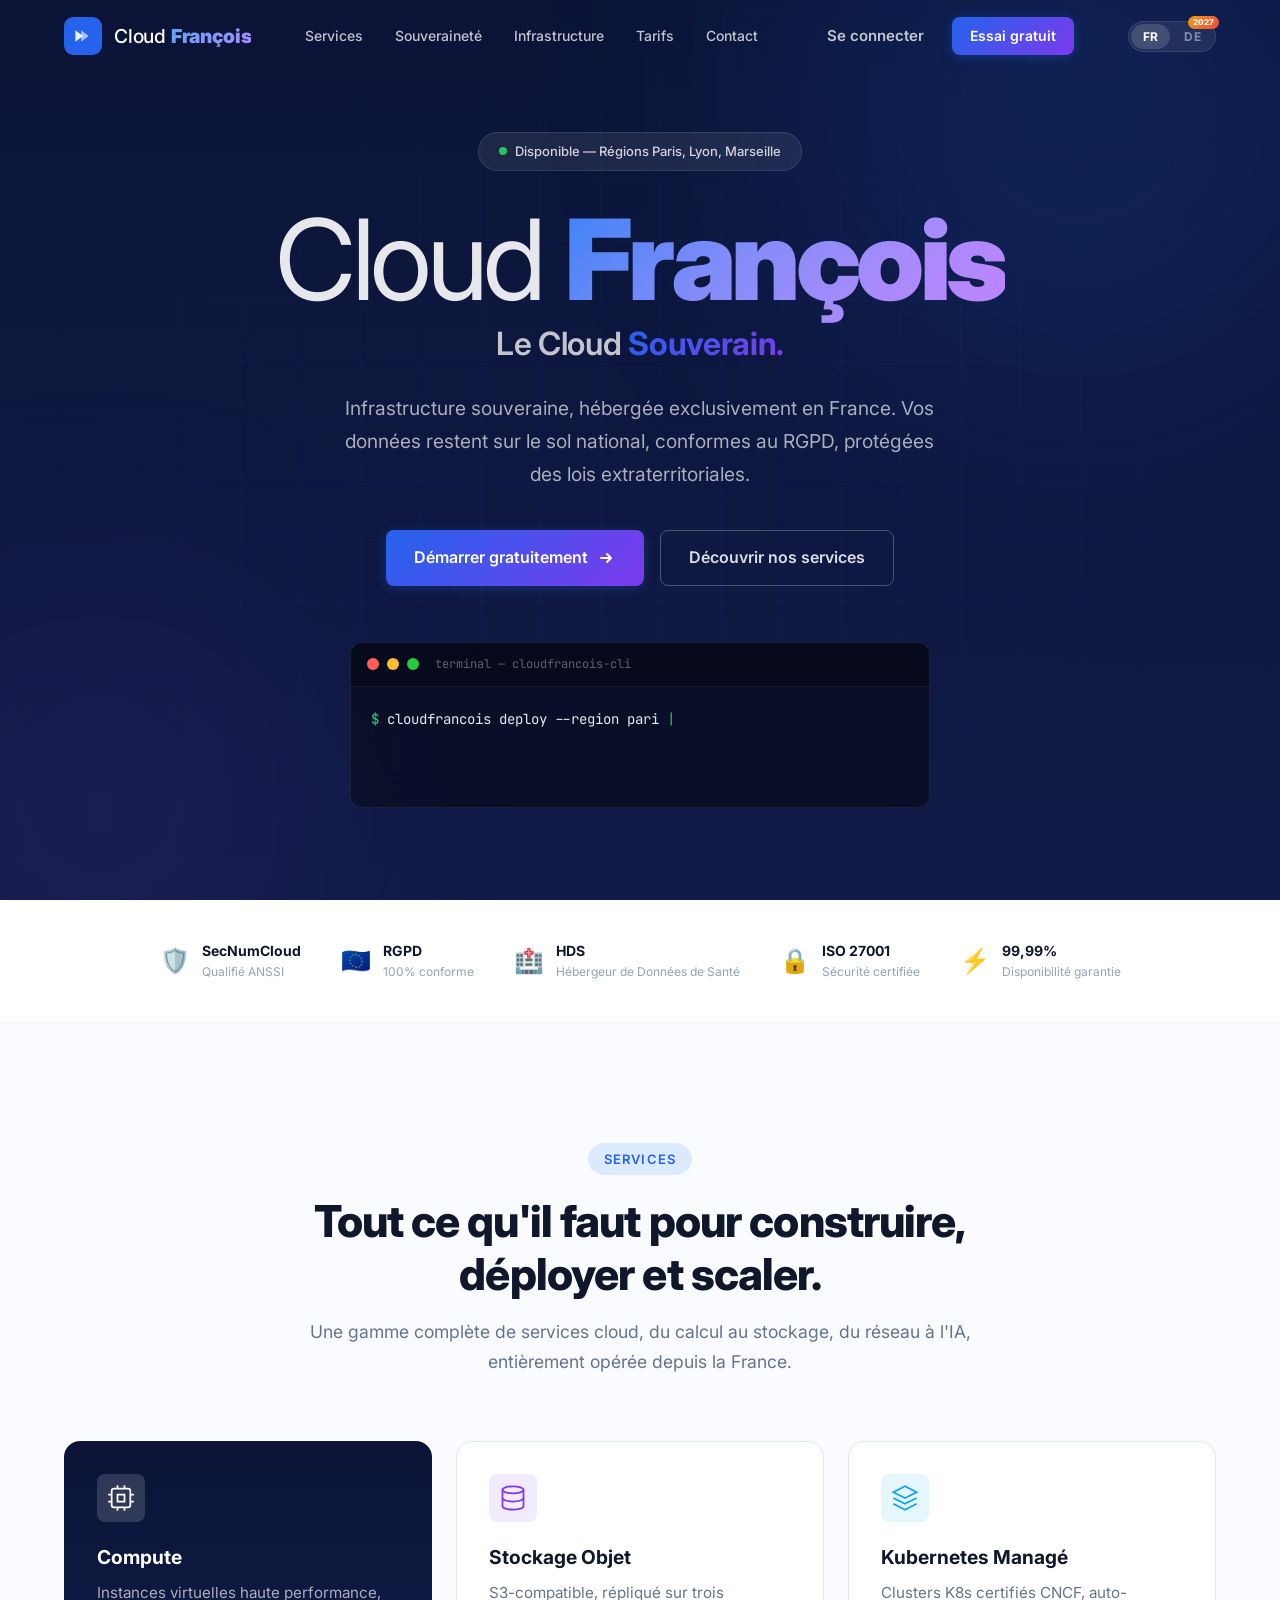
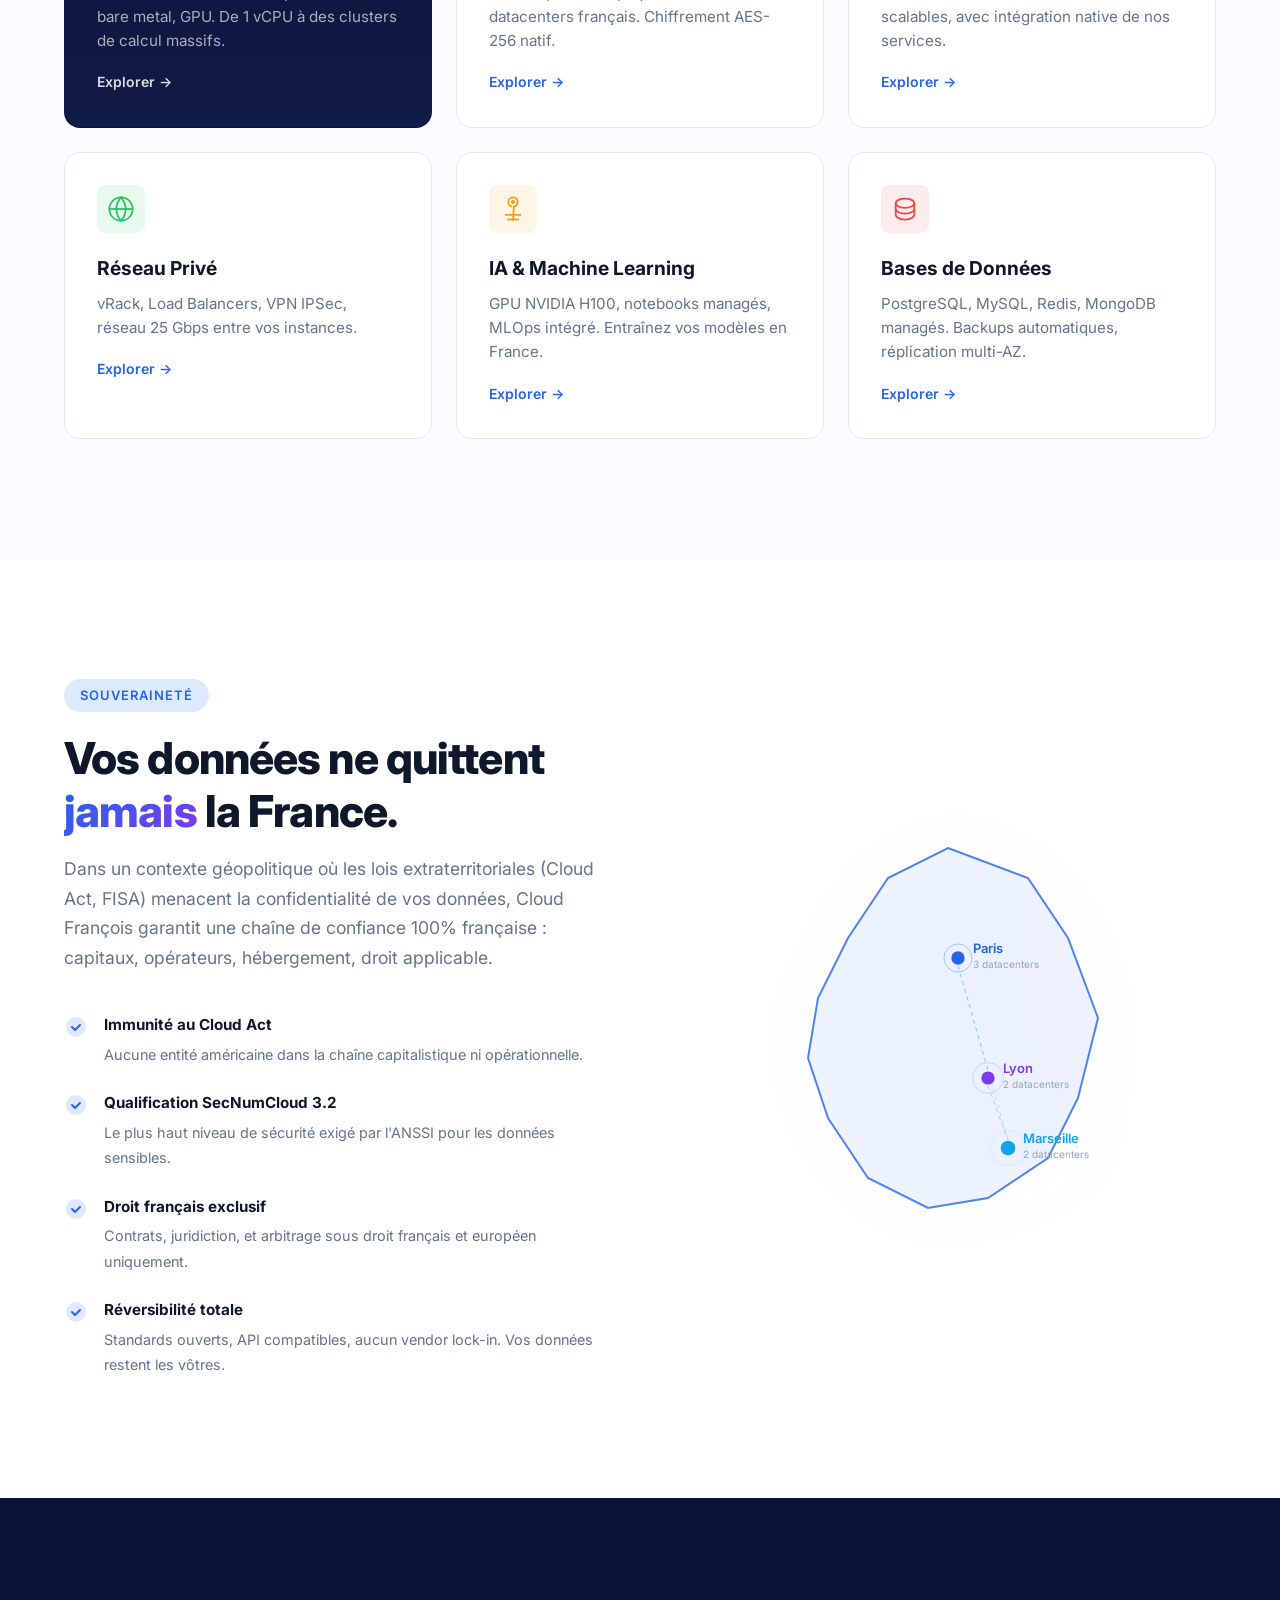
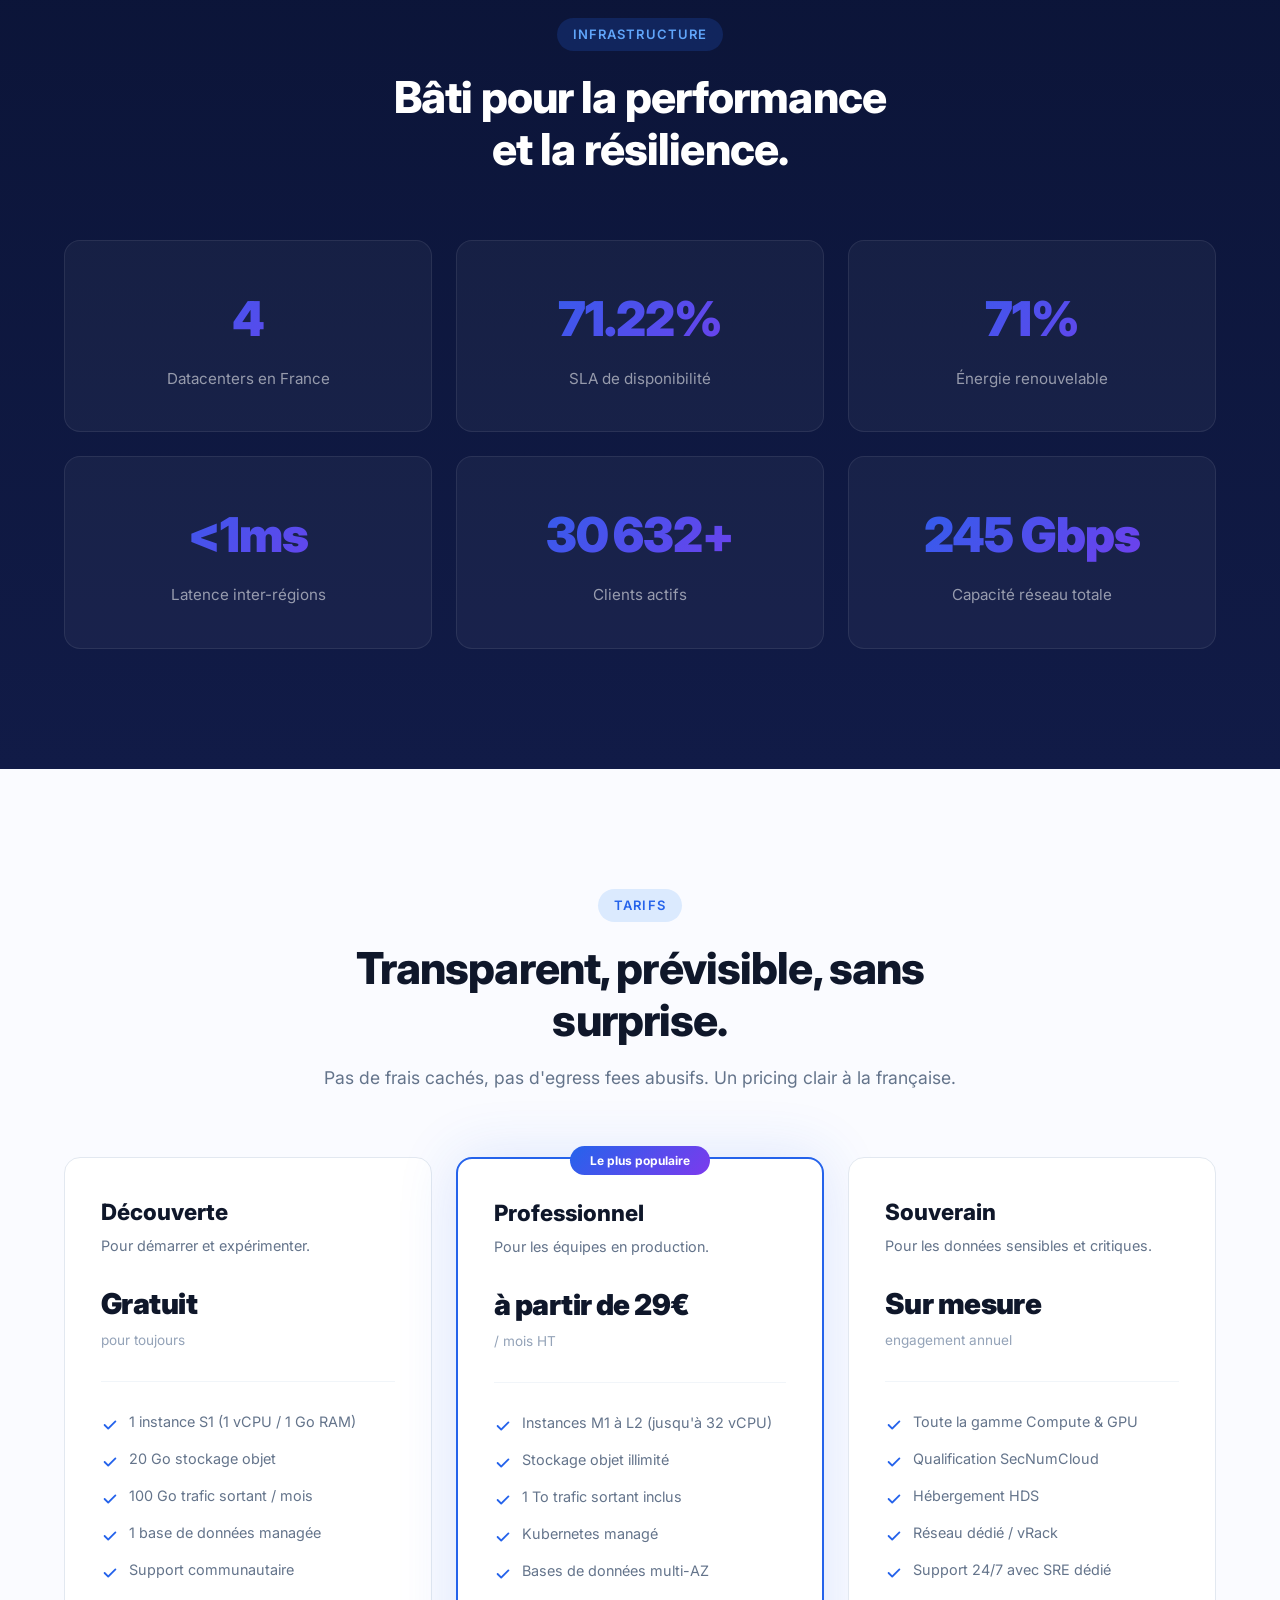
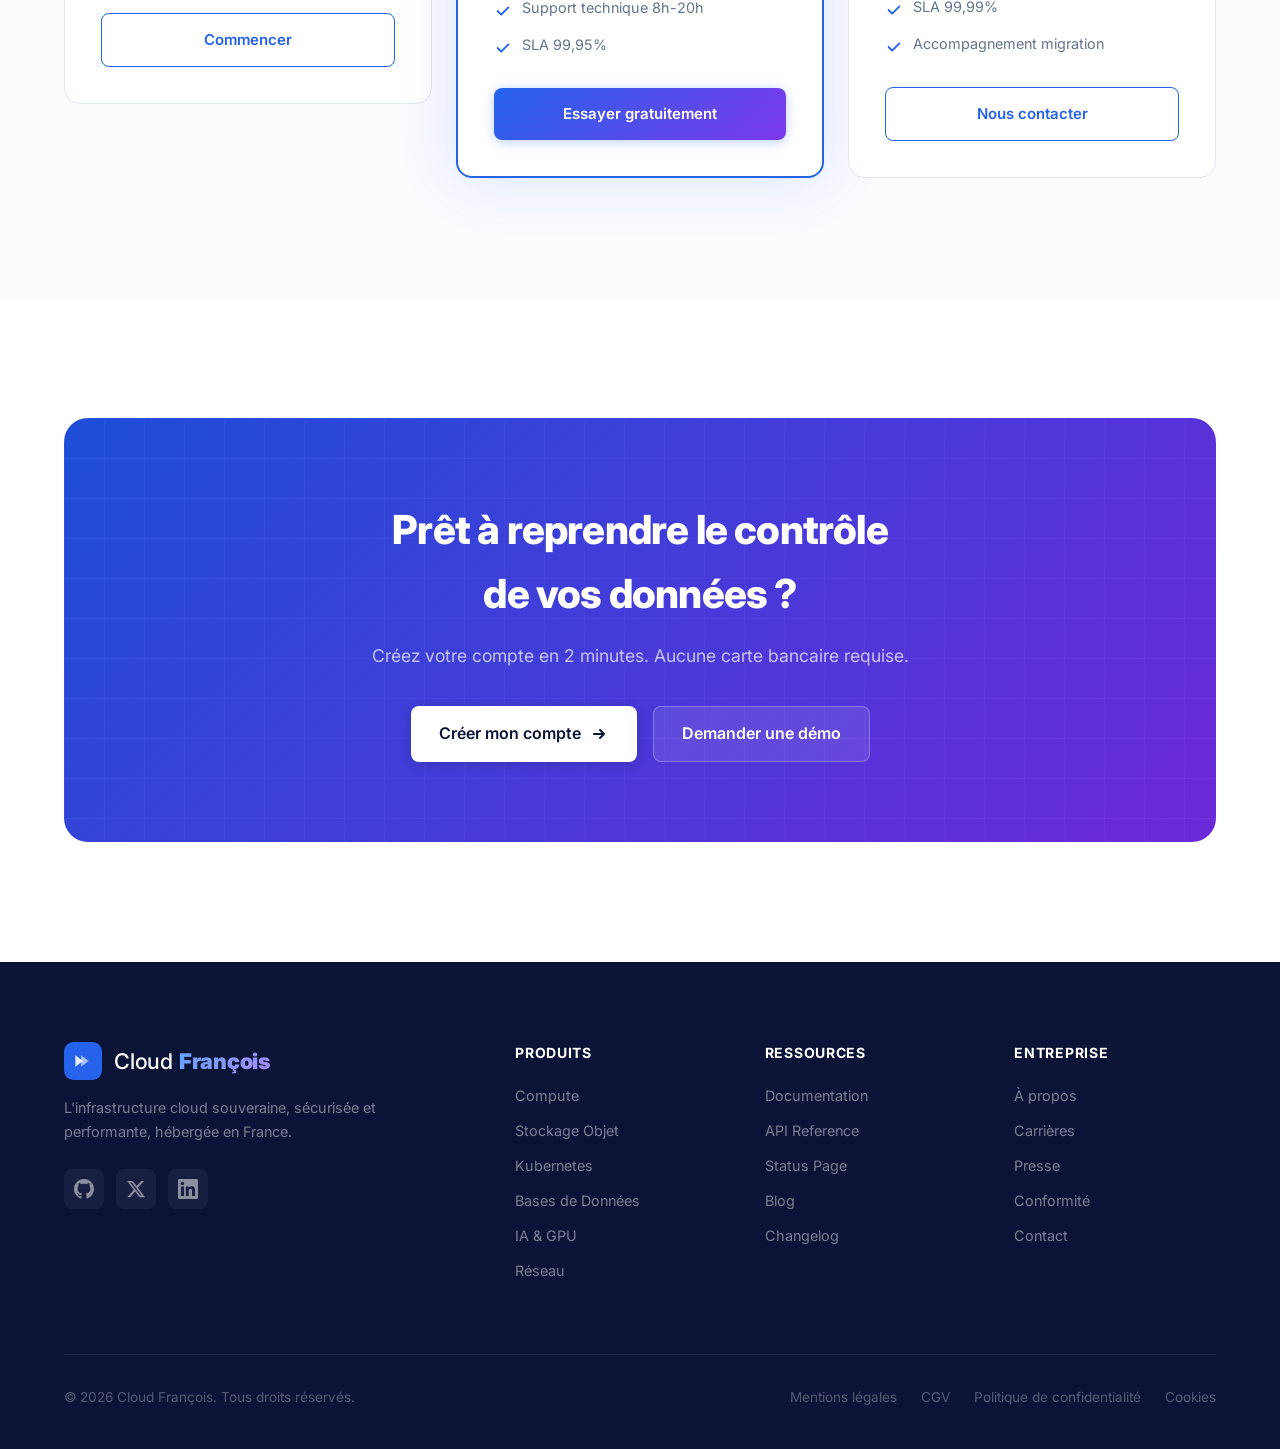
<file: index.html>
<!DOCTYPE html>
<html lang="fr">
<head>
  <meta charset="UTF-8">
  <meta name="viewport" content="width=device-width, initial-scale=1.0">
  <title>Cloud François — Le Cloud Souverain Français</title>
  <meta name="description" content="Cloud François : l'infrastructure cloud souveraine, sécurisée et performante, hébergée en France. Vos données restent françaises.">
  <meta name="theme-color" content="#0B1437">

  <meta property="og:title" content="Cloud François — Le Cloud Souverain Français">
  <meta property="og:description" content="L'infrastructure cloud souveraine, sécurisée et performante, hébergée en France.">
  <meta property="og:type" content="website">
  <meta property="og:image" content="assets/og-image.png">

  <link rel="icon" type="image/svg+xml" href="assets/favicon.svg">
  <link rel="preconnect" href="https://fonts.googleapis.com">
  <link rel="preconnect" href="https://fonts.gstatic.com" crossorigin>
  <link href="https://fonts.googleapis.com/css2?family=Inter:wght@400;500;600;700;800;900&family=JetBrains+Mono:wght@400;500&display=swap" rel="stylesheet">
  <link rel="stylesheet" href="style.css">
</head>
<body>

  <!-- ===================== DE BANNER ===================== -->
  <div class="de-banner" id="de-banner">
    <div class="container de-banner__inner">
      <span class="de-banner__flag">🇩🇪</span>
    <span><strong>Cloud Barbie kommt nach Deutschland</strong> — Frankfurt & München ab 2027</span>
    <a href="#contact" class="de-banner__cta">Frühzugang sichern →</a>
    </div>
  </div>

  <!-- ===================== NAVBAR ===================== -->
  <nav class="navbar" id="navbar">
    <div class="container navbar__inner">
      <a href="#" class="navbar__logo">
        <svg class="navbar__logo-icon" viewBox="0 0 40 40" fill="none" xmlns="http://www.w3.org/2000/svg">
          <rect width="40" height="40" rx="10" fill="url(#logo-grad)"/>
          <path d="M12 26V14l8 6-8 6z" fill="#fff" opacity="0.9"/>
          <path d="M18 26V14l8 6-8 6z" fill="#fff" opacity="0.6"/>
          <defs><linearGradient id="logo-grad" x1="0" y1="0" x2="40" y2="40"><stop stop-color="#2563EB"/><stop offset="1" stop-color="#7C3AED"/></linearGradient></defs>
        </svg>
        <span class="navbar__brand-text" data-i18n-html="brand.name">Cloud <strong>François</strong></span>
      </a>
      <div class="navbar__links" id="nav-links">
        <a href="#services" data-i18n="nav.services">Services</a>
        <a href="#souverainete" data-i18n="nav.sovereignty">Souveraineté</a>
        <a href="#infrastructure" data-i18n="nav.infra">Infrastructure</a>
        <a href="#tarifs" data-i18n="nav.pricing">Tarifs</a>
        <a href="#contact" data-i18n="nav.contact">Contact</a>
      </div>
      <div class="navbar__actions">
        <a href="#contact" class="btn btn--ghost" data-i18n="nav.login">Se connecter</a>
        <a href="#contact" class="btn btn--primary btn--sm" data-i18n="nav.cta">Essai gratuit</a>
      </div>
      <div class="lang-toggle" id="lang-toggle">
        <button class="lang-toggle__btn lang-toggle__btn--active" data-lang="fr">FR</button>
        <button class="lang-toggle__btn" data-lang="de">
          DE
          <span class="lang-toggle__soon">2027</span>
        </button>
      </div>
      <button class="navbar__burger" id="burger" aria-label="Menu">
        <span></span><span></span><span></span>
      </button>
    </div>
  </nav>

  <!-- ===================== HERO ===================== -->
  <section class="hero">
    <div class="hero__bg">
      <div class="hero__grid-lines"></div>
      <div class="hero__glow hero__glow--1"></div>
      <div class="hero__glow hero__glow--2"></div>
    </div>
    <div class="container hero__inner">
      <div class="hero__badge" data-animate>
        <span class="hero__badge-dot"></span>
        <span data-i18n="hero.badge">Disponible — Régions Paris, Lyon, Marseille</span>
      </div>
      <div class="hero__brand" data-animate data-i18n-html="hero.brand">Cloud <strong>François</strong></div>
      <h1 class="hero__title" data-animate data-i18n-html="hero.title">
        Le Cloud <span class="gradient-text">Souverain.</span>
      </h1>
      <p class="hero__subtitle" data-animate data-i18n="hero.subtitle">
        Infrastructure souveraine, hébergée exclusivement en France.
        Vos données restent sur le sol national, conformes au RGPD,
        protégées des lois extraterritoriales.
      </p>
      <div class="hero__ctas" data-animate>
        <a href="#contact" class="btn btn--primary btn--lg">
          <span data-i18n="hero.cta1">Démarrer gratuitement</span>
          <svg width="20" height="20" viewBox="0 0 20 20" fill="none"><path d="M5 10h10m0 0l-4-4m4 4l-4 4" stroke="currentColor" stroke-width="2" stroke-linecap="round" stroke-linejoin="round"/></svg>
        </a>
        <a href="#services" class="btn btn--outline btn--lg" data-i18n="hero.cta2">Découvrir nos services</a>
      </div>
      <div class="hero__terminal" data-animate>
        <div class="terminal">
          <div class="terminal__header">
            <span class="terminal__dot terminal__dot--red"></span>
            <span class="terminal__dot terminal__dot--yellow"></span>
            <span class="terminal__dot terminal__dot--green"></span>
            <span class="terminal__title">terminal — cloudfrancois-cli</span>
          </div>
          <div class="terminal__body">
            <div class="terminal__line">
              <span class="terminal__prompt">$</span>
              <span class="terminal__cmd" id="typed-cmd"></span>
              <span class="terminal__cursor">|</span>
            </div>
            <div class="terminal__output" id="terminal-output"></div>
          </div>
        </div>
      </div>
    </div>
  </section>

  <!-- ===================== TRUST BAR ===================== -->
  <section class="trust-bar">
    <div class="container">
      <div class="trust-bar__items">
        <div class="trust-bar__item">
          <div class="trust-bar__icon">🛡️</div>
          <div>
            <strong data-i18n="trust.secnum">SecNumCloud</strong>
            <span data-i18n="trust.secnum_sub">Qualifié ANSSI</span>
          </div>
        </div>
        <div class="trust-bar__item">
          <div class="trust-bar__icon">🇪🇺</div>
          <div>
            <strong data-i18n="trust.rgpd">RGPD</strong>
            <span data-i18n="trust.rgpd_sub">100% conforme</span>
          </div>
        </div>
        <div class="trust-bar__item">
          <div class="trust-bar__icon">🏥</div>
          <div>
            <strong data-i18n="trust.hds">HDS</strong>
            <span data-i18n="trust.hds_sub">Hébergeur de Données de Santé</span>
          </div>
        </div>
        <div class="trust-bar__item">
          <div class="trust-bar__icon">🔒</div>
          <div>
            <strong data-i18n="trust.iso">ISO 27001</strong>
            <span data-i18n="trust.iso_sub">Sécurité certifiée</span>
          </div>
        </div>
        <div class="trust-bar__item">
          <div class="trust-bar__icon">⚡</div>
          <div>
            <strong data-i18n="trust.sla">99,99%</strong>
            <span data-i18n="trust.sla_sub">Disponibilité garantie</span>
          </div>
        </div>
      </div>
    </div>
  </section>

  <!-- ===================== SERVICES ===================== -->
  <section class="services" id="services">
    <div class="container">
      <div class="section-header" data-animate>
        <span class="section-label" data-i18n="svc.label">Services</span>
        <h2 class="section-title" data-i18n-html="svc.title">Tout ce qu'il faut pour construire,<br> déployer et scaler.</h2>
        <p class="section-desc" data-i18n="svc.desc">Une gamme complète de services cloud, du calcul au stockage, du réseau à l'IA, entièrement opérée depuis la France.</p>
      </div>
      <div class="services__grid">

        <div class="service-card service-card--featured" data-animate>
          <div class="service-card__icon service-card__icon--compute">
            <svg viewBox="0 0 24 24" fill="none" stroke="currentColor" stroke-width="1.5"><rect x="4" y="4" width="16" height="16" rx="2"/><path d="M9 9h6v6H9z"/><path d="M9 1v3M15 1v3M9 20v3M15 20v3M1 9h3M1 15h3M20 9h3M20 15h3"/></svg>
          </div>
          <h3 data-i18n="svc.compute">Compute</h3>
          <p data-i18n="svc.compute_d">Instances virtuelles haute performance, bare metal, GPU. De 1 vCPU à des clusters de calcul massifs.</p>
          <span class="service-card__link" data-i18n="svc.explore">Explorer →</span>
        </div>

        <div class="service-card" data-animate>
          <div class="service-card__icon service-card__icon--storage">
            <svg viewBox="0 0 24 24" fill="none" stroke="currentColor" stroke-width="1.5"><ellipse cx="12" cy="5" rx="9" ry="3"/><path d="M3 5v14c0 1.66 4.03 3 9 3s9-1.34 9-3V5"/><path d="M3 12c0 1.66 4.03 3 9 3s9-1.34 9-3"/></svg>
          </div>
          <h3 data-i18n="svc.storage">Stockage Objet</h3>
          <p data-i18n="svc.storage_d">S3-compatible, répliqué sur trois datacenters français. Chiffrement AES-256 natif.</p>
          <span class="service-card__link" data-i18n="svc.explore">Explorer →</span>
        </div>

        <div class="service-card" data-animate>
          <div class="service-card__icon service-card__icon--k8s">
            <svg viewBox="0 0 24 24" fill="none" stroke="currentColor" stroke-width="1.5"><path d="M12 2L2 7l10 5 10-5-10-5z"/><path d="M2 17l10 5 10-5"/><path d="M2 12l10 5 10-5"/></svg>
          </div>
          <h3 data-i18n="svc.k8s">Kubernetes Managé</h3>
          <p data-i18n="svc.k8s_d">Clusters K8s certifiés CNCF, auto-scalables, avec intégration native de nos services.</p>
          <span class="service-card__link" data-i18n="svc.explore">Explorer →</span>
        </div>

        <div class="service-card" data-animate>
          <div class="service-card__icon service-card__icon--network">
            <svg viewBox="0 0 24 24" fill="none" stroke="currentColor" stroke-width="1.5"><circle cx="12" cy="12" r="10"/><path d="M2 12h20"/><path d="M12 2a15.3 15.3 0 014 10 15.3 15.3 0 01-4 10 15.3 15.3 0 01-4-10 15.3 15.3 0 014-10z"/></svg>
          </div>
          <h3 data-i18n="svc.network">Réseau Privé</h3>
          <p data-i18n="svc.network_d">vRack, Load Balancers, VPN IPSec, réseau 25 Gbps entre vos instances.</p>
          <span class="service-card__link" data-i18n="svc.explore">Explorer →</span>
        </div>

        <div class="service-card" data-animate>
          <div class="service-card__icon service-card__icon--ai">
            <svg viewBox="0 0 24 24" fill="none" stroke="currentColor" stroke-width="1.5"><path d="M12 2a4 4 0 014 4c0 1.95-1.4 3.58-3.25 3.93L12 22"/><path d="M12 2a4 4 0 00-4 4c0 1.95 1.4 3.58 3.25 3.93"/><circle cx="12" cy="6" r="1"/><path d="M5 17h14"/><path d="M7 21h10"/></svg>
          </div>
          <h3 data-i18n="svc.ai">IA & Machine Learning</h3>
          <p data-i18n="svc.ai_d">GPU NVIDIA H100, notebooks managés, MLOps intégré. Entraînez vos modèles en France.</p>
          <span class="service-card__link" data-i18n="svc.explore">Explorer →</span>
        </div>

        <div class="service-card" data-animate>
          <div class="service-card__icon service-card__icon--db">
            <svg viewBox="0 0 24 24" fill="none" stroke="currentColor" stroke-width="1.5"><path d="M4 7v10c0 2.21 3.58 4 8 4s8-1.79 8-4V7"/><ellipse cx="12" cy="7" rx="8" ry="4"/><path d="M4 12c0 2.21 3.58 4 8 4s8-1.79 8-4"/></svg>
          </div>
          <h3 data-i18n="svc.db">Bases de Données</h3>
          <p data-i18n="svc.db_d">PostgreSQL, MySQL, Redis, MongoDB managés. Backups automatiques, réplication multi-AZ.</p>
          <span class="service-card__link" data-i18n="svc.explore">Explorer →</span>
        </div>

      </div>
    </div>
  </section>

  <!-- ===================== SOUVERAINETE ===================== -->
  <section class="sovereignty" id="souverainete">
    <div class="container">
      <div class="sovereignty__inner">
        <div class="sovereignty__content" data-animate>
          <span class="section-label" data-i18n="sov.label">Souveraineté</span>
          <h2 class="section-title" data-i18n-html="sov.title">Vos données ne quittent <span class="gradient-text">jamais</span> la France.</h2>
          <p class="section-desc" data-i18n="sov.desc">
            Dans un contexte géopolitique où les lois extraterritoriales (Cloud Act, FISA)
            menacent la confidentialité de vos données, Cloud François garantit une
            chaîne de confiance 100% française : capitaux, opérateurs, hébergement, droit applicable.
          </p>
          <ul class="sovereignty__list">
            <li>
              <svg width="24" height="24" viewBox="0 0 24 24" fill="none"><circle cx="12" cy="12" r="10" fill="#2563EB" opacity="0.15"/><path d="M8 12l3 3 5-5" stroke="#2563EB" stroke-width="2" stroke-linecap="round" stroke-linejoin="round"/></svg>
              <div>
                <strong data-i18n="sov.i1">Immunité au Cloud Act</strong>
                <span data-i18n="sov.i1d">Aucune entité américaine dans la chaîne capitalistique ni opérationnelle.</span>
              </div>
            </li>
            <li>
              <svg width="24" height="24" viewBox="0 0 24 24" fill="none"><circle cx="12" cy="12" r="10" fill="#2563EB" opacity="0.15"/><path d="M8 12l3 3 5-5" stroke="#2563EB" stroke-width="2" stroke-linecap="round" stroke-linejoin="round"/></svg>
              <div>
                <strong data-i18n="sov.i2">Qualification SecNumCloud 3.2</strong>
                <span data-i18n="sov.i2d">Le plus haut niveau de sécurité exigé par l'ANSSI pour les données sensibles.</span>
              </div>
            </li>
            <li>
              <svg width="24" height="24" viewBox="0 0 24 24" fill="none"><circle cx="12" cy="12" r="10" fill="#2563EB" opacity="0.15"/><path d="M8 12l3 3 5-5" stroke="#2563EB" stroke-width="2" stroke-linecap="round" stroke-linejoin="round"/></svg>
              <div>
                <strong data-i18n="sov.i3">Droit français exclusif</strong>
                <span data-i18n="sov.i3d">Contrats, juridiction, et arbitrage sous droit français et européen uniquement.</span>
              </div>
            </li>
            <li>
              <svg width="24" height="24" viewBox="0 0 24 24" fill="none"><circle cx="12" cy="12" r="10" fill="#2563EB" opacity="0.15"/><path d="M8 12l3 3 5-5" stroke="#2563EB" stroke-width="2" stroke-linecap="round" stroke-linejoin="round"/></svg>
              <div>
                <strong data-i18n="sov.i4">Réversibilité totale</strong>
                <span data-i18n="sov.i4d">Standards ouverts, API compatibles, aucun vendor lock-in. Vos données restent les vôtres.</span>
              </div>
            </li>
          </ul>
        </div>
        <div class="sovereignty__visual" data-animate>
          <div class="sovereignty__map">
            <svg viewBox="0 0 400 420" fill="none" xmlns="http://www.w3.org/2000/svg" class="france-map">
              <!-- Simplified France outline -->
              <path d="M200 30 L280 60 L320 120 L350 200 L330 280 L300 340 L240 380 L180 390 L120 360 L80 300 L60 240 L70 180 L100 120 L140 60 Z"
                    fill="url(#france-fill)" stroke="#2563EB" stroke-width="2" opacity="0.8"/>
              <defs>
                <linearGradient id="france-fill" x1="60" y1="30" x2="350" y2="390">
                  <stop stop-color="#2563EB" stop-opacity="0.1"/>
                  <stop offset="1" stop-color="#7C3AED" stop-opacity="0.05"/>
                </linearGradient>
              </defs>
              <!-- Paris -->
              <circle cx="210" cy="140" r="8" fill="#2563EB" class="dc-dot">
                <animate attributeName="r" values="6;10;6" dur="2s" repeatCount="indefinite"/>
              </circle>
              <circle cx="210" cy="140" r="16" stroke="#2563EB" stroke-width="1" fill="none" opacity="0.3">
                <animate attributeName="r" values="12;24;12" dur="2s" repeatCount="indefinite"/>
                <animate attributeName="opacity" values="0.4;0;0.4" dur="2s" repeatCount="indefinite"/>
              </circle>
              <text x="225" y="135" fill="#2563EB" font-size="13" font-weight="600">Paris</text>
              <text x="225" y="150" fill="#94A3B8" font-size="10">3 datacenters</text>
              <!-- Lyon -->
              <circle cx="240" cy="260" r="6" fill="#7C3AED" class="dc-dot">
                <animate attributeName="r" values="5;8;5" dur="2.5s" repeatCount="indefinite"/>
              </circle>
              <circle cx="240" cy="260" r="14" stroke="#7C3AED" stroke-width="1" fill="none" opacity="0.3">
                <animate attributeName="r" values="10;20;10" dur="2.5s" repeatCount="indefinite"/>
                <animate attributeName="opacity" values="0.4;0;0.4" dur="2.5s" repeatCount="indefinite"/>
              </circle>
              <text x="255" y="255" fill="#7C3AED" font-size="13" font-weight="600">Lyon</text>
              <text x="255" y="270" fill="#94A3B8" font-size="10">2 datacenters</text>
              <!-- Marseille -->
              <circle cx="260" cy="330" r="6" fill="#0EA5E9" class="dc-dot">
                <animate attributeName="r" values="5;8;5" dur="3s" repeatCount="indefinite"/>
              </circle>
              <circle cx="260" cy="330" r="14" stroke="#0EA5E9" stroke-width="1" fill="none" opacity="0.3">
                <animate attributeName="r" values="10;20;10" dur="3s" repeatCount="indefinite"/>
                <animate attributeName="opacity" values="0.4;0;0.4" dur="3s" repeatCount="indefinite"/>
              </circle>
              <text x="275" y="325" fill="#0EA5E9" font-size="13" font-weight="600">Marseille</text>
              <text x="275" y="340" fill="#94A3B8" font-size="10">2 datacenters</text>
              <!-- Connection lines -->
              <line x1="210" y1="148" x2="240" y2="252" stroke="#2563EB" stroke-width="1" stroke-dasharray="4 4" opacity="0.3"/>
              <line x1="240" y1="268" x2="260" y2="322" stroke="#7C3AED" stroke-width="1" stroke-dasharray="4 4" opacity="0.3"/>
              <line x1="210" y1="148" x2="260" y2="322" stroke="#0EA5E9" stroke-width="1" stroke-dasharray="4 4" opacity="0.2"/>
            </svg>
          </div>
        </div>
      </div>
    </div>
  </section>

  <!-- ===================== CHIFFRES ===================== -->
  <section class="stats" id="infrastructure">
    <div class="container">
      <div class="section-header" data-animate>
        <span class="section-label" data-i18n="stats.label">Infrastructure</span>
        <h2 class="section-title" data-i18n-html="stats.title">Bâti pour la performance <br>et la résilience.</h2>
      </div>
      <div class="stats__grid" data-animate>
        <div class="stat-card">
          <span class="stat-card__number" data-count="7">0</span>
          <span class="stat-card__label" data-i18n="stats.dc">Datacenters en France</span>
        </div>
        <div class="stat-card">
          <span class="stat-card__number" data-count="99.99" data-suffix="%">0</span>
          <span class="stat-card__label" data-i18n="stats.sla">SLA de disponibilité</span>
        </div>
        <div class="stat-card">
          <span class="stat-card__number" data-count="100" data-suffix="%">0</span>
          <span class="stat-card__label" data-i18n="stats.energy">Énergie renouvelable</span>
        </div>
        <div class="stat-card">
          <span class="stat-card__number" data-prefix="<" data-count="3" data-suffix="ms">0</span>
          <span class="stat-card__label" data-i18n="stats.latency">Latence inter-régions</span>
        </div>
        <div class="stat-card">
          <span class="stat-card__number" data-count="50000" data-suffix="+">0</span>
          <span class="stat-card__label" data-i18n="stats.clients">Clients actifs</span>
        </div>
        <div class="stat-card">
          <span class="stat-card__number" data-count="400" data-suffix=" Gbps">0</span>
          <span class="stat-card__label" data-i18n="stats.bw">Capacité réseau totale</span>
        </div>
      </div>
    </div>
  </section>

  <!-- ===================== TARIFS ===================== -->
  <section class="pricing" id="tarifs">
    <div class="container">
      <div class="section-header" data-animate>
        <span class="section-label" data-i18n="price.label">Tarifs</span>
        <h2 class="section-title" data-i18n="price.title">Transparent, prévisible, sans surprise.</h2>
        <p class="section-desc" data-i18n="price.desc">Pas de frais cachés, pas d'egress fees abusifs. Un pricing clair à la française.</p>
      </div>
      <div class="pricing__grid">

        <div class="pricing-card" data-animate>
          <div class="pricing-card__header">
            <h3 data-i18n="price.t1">Découverte</h3>
            <p data-i18n="price.t1d">Pour démarrer et expérimenter.</p>
          </div>
          <div class="pricing-card__price">
            <span class="pricing-card__amount" data-i18n="price.free">Gratuit</span>
            <span class="pricing-card__period" data-i18n="price.forever">pour toujours</span>
          </div>
          <ul class="pricing-card__features">
            <li>1 instance S1 (1 vCPU / 1 Go RAM)</li>
            <li>20 Go stockage objet</li>
            <li>100 Go trafic sortant / mois</li>
            <li>1 base de données managée</li>
            <li>Support communautaire</li>
          </ul>
          <a href="#contact" class="btn btn--outline btn--full" data-i18n="price.start">Commencer</a>
        </div>

        <div class="pricing-card pricing-card--popular" data-animate>
          <div class="pricing-card__badge" data-i18n="price.popular">Le plus populaire</div>
          <div class="pricing-card__header">
            <h3 data-i18n="price.t2">Professionnel</h3>
            <p data-i18n="price.t2d">Pour les équipes en production.</p>
          </div>
          <div class="pricing-card__price">
            <span class="pricing-card__amount" data-i18n="price.from29">à partir de 29€</span>
            <span class="pricing-card__period" data-i18n="price.monthly">/ mois HT</span>
          </div>
          <ul class="pricing-card__features">
            <li>Instances M1 à L2 (jusqu'à 32 vCPU)</li>
            <li>Stockage objet illimité</li>
            <li>1 To trafic sortant inclus</li>
            <li>Kubernetes managé</li>
            <li>Bases de données multi-AZ</li>
            <li>Support technique 8h-20h</li>
            <li>SLA 99,95%</li>
          </ul>
          <a href="#contact" class="btn btn--primary btn--full" data-i18n="price.try">Essayer gratuitement</a>
        </div>

        <div class="pricing-card" data-animate>
          <div class="pricing-card__header">
            <h3 data-i18n="price.t3">Souverain</h3>
            <p data-i18n="price.t3d">Pour les données sensibles et critiques.</p>
          </div>
          <div class="pricing-card__price">
            <span class="pricing-card__amount" data-i18n="price.custom">Sur mesure</span>
            <span class="pricing-card__period" data-i18n="price.annual">engagement annuel</span>
          </div>
          <ul class="pricing-card__features">
            <li>Toute la gamme Compute & GPU</li>
            <li>Qualification SecNumCloud</li>
            <li>Hébergement HDS</li>
            <li>Réseau dédié / vRack</li>
            <li>Support 24/7 avec SRE dédié</li>
            <li>SLA 99,99%</li>
            <li>Accompagnement migration</li>
          </ul>
          <a href="#contact" class="btn btn--outline btn--full" data-i18n="price.contact_us">Nous contacter</a>
        </div>

      </div>
    </div>
  </section>

  <!-- ===================== CTA ===================== -->
  <section class="cta" id="contact">
    <div class="container">
      <div class="cta__inner" data-animate>
        <h2 data-i18n-html="cta.title">Prêt à reprendre le contrôle <br>de vos données ?</h2>
        <p data-i18n="cta.desc">Créez votre compte en 2 minutes. Aucune carte bancaire requise.</p>
        <div class="cta__actions">
          <a href="#" class="btn btn--white btn--lg">
            <span data-i18n="cta.btn1">Créer mon compte</span>
            <svg width="20" height="20" viewBox="0 0 20 20" fill="none"><path d="M5 10h10m0 0l-4-4m4 4l-4 4" stroke="currentColor" stroke-width="2" stroke-linecap="round" stroke-linejoin="round"/></svg>
          </a>
          <a href="#" class="btn btn--ghost-light btn--lg" data-i18n="cta.btn2">Demander une démo</a>
        </div>
      </div>
    </div>
  </section>

  <!-- ===================== FOOTER ===================== -->
  <footer class="footer">
    <div class="container">
      <div class="footer__grid">
        <div class="footer__brand">
          <a href="#" class="navbar__logo">
            <svg class="navbar__logo-icon" viewBox="0 0 40 40" fill="none" xmlns="http://www.w3.org/2000/svg">
              <rect width="40" height="40" rx="10" fill="url(#logo-grad2)"/>
              <path d="M12 26V14l8 6-8 6z" fill="#fff" opacity="0.9"/>
              <path d="M18 26V14l8 6-8 6z" fill="#fff" opacity="0.6"/>
              <defs><linearGradient id="logo-grad2" x1="0" y1="0" x2="40" y2="40"><stop stop-color="#2563EB"/><stop offset="1" stop-color="#7C3AED"/></linearGradient></defs>
            </svg>
            <span class="footer__brand-text" data-i18n-html="brand.name">Cloud <strong>François</strong></span>
          </a>
          <p class="footer__tagline" data-i18n="brand.tagline">L'infrastructure cloud souveraine, sécurisée et performante, hébergée en France.</p>
          <div class="footer__socials">
            <a href="#" aria-label="GitHub">
              <svg width="20" height="20" viewBox="0 0 24 24" fill="currentColor"><path d="M12 0c-6.626 0-12 5.373-12 12 0 5.302 3.438 9.8 8.207 11.387.599.111.793-.261.793-.577v-2.234c-3.338.726-4.033-1.416-4.033-1.416-.546-1.387-1.333-1.756-1.333-1.756-1.089-.745.083-.729.083-.729 1.205.084 1.839 1.237 1.839 1.237 1.07 1.834 2.807 1.304 3.492.997.107-.775.418-1.305.762-1.604-2.665-.305-5.467-1.334-5.467-5.931 0-1.311.469-2.381 1.236-3.221-.124-.303-.535-1.524.117-3.176 0 0 1.008-.322 3.301 1.23.957-.266 1.983-.399 3.003-.404 1.02.005 2.047.138 3.006.404 2.291-1.552 3.297-1.23 3.297-1.23.653 1.653.242 2.874.118 3.176.77.84 1.235 1.911 1.235 3.221 0 4.609-2.807 5.624-5.479 5.921.43.372.823 1.102.823 2.222v3.293c0 .319.192.694.801.576 4.765-1.589 8.199-6.086 8.199-11.386 0-6.627-5.373-12-12-12z"/></svg>
            </a>
            <a href="#" aria-label="Twitter / X">
              <svg width="20" height="20" viewBox="0 0 24 24" fill="currentColor"><path d="M18.244 2.25h3.308l-7.227 8.26 8.502 11.24H16.17l-5.214-6.817L4.99 21.75H1.68l7.73-8.835L1.254 2.25H8.08l4.713 6.231zm-1.161 17.52h1.833L7.084 4.126H5.117z"/></svg>
            </a>
            <a href="#" aria-label="LinkedIn">
              <svg width="20" height="20" viewBox="0 0 24 24" fill="currentColor"><path d="M20.447 20.452h-3.554v-5.569c0-1.328-.027-3.037-1.852-3.037-1.853 0-2.136 1.445-2.136 2.939v5.667H9.351V9h3.414v1.561h.046c.477-.9 1.637-1.85 3.37-1.85 3.601 0 4.267 2.37 4.267 5.455v6.286zM5.337 7.433c-1.144 0-2.063-.926-2.063-2.065 0-1.138.92-2.063 2.063-2.063 1.14 0 2.064.925 2.064 2.063 0 1.139-.925 2.065-2.064 2.065zm1.782 13.019H3.555V9h3.564v11.452zM22.225 0H1.771C.792 0 0 .774 0 1.729v20.542C0 23.227.792 24 1.771 24h20.451C23.2 24 24 23.227 24 22.271V1.729C24 .774 23.2 0 22.222 0h.003z"/></svg>
            </a>
          </div>
        </div>
        <div class="footer__col">
          <h4>Produits</h4>
          <a href="#">Compute</a>
          <a href="#">Stockage Objet</a>
          <a href="#">Kubernetes</a>
          <a href="#">Bases de Données</a>
          <a href="#">IA & GPU</a>
          <a href="#">Réseau</a>
        </div>
        <div class="footer__col">
          <h4>Ressources</h4>
          <a href="#">Documentation</a>
          <a href="#">API Reference</a>
          <a href="#">Status Page</a>
          <a href="#">Blog</a>
          <a href="#">Changelog</a>
        </div>
        <div class="footer__col">
          <h4>Entreprise</h4>
          <a href="#">À propos</a>
          <a href="#">Carrières</a>
          <a href="#">Presse</a>
          <a href="#">Conformité</a>
          <a href="#">Contact</a>
        </div>
      </div>
      <div class="footer__bottom">
        <p data-i18n="brand.copy">© 2026 Cloud François. Tous droits réservés.</p>
        <div class="footer__bottom-links">
          <a href="#">Mentions légales</a>
          <a href="#">CGV</a>
          <a href="#">Politique de confidentialité</a>
          <a href="#">Cookies</a>
        </div>
      </div>
    </div>
  </footer>

  <script src="script.js"></script>
</body>
</html>
</file>
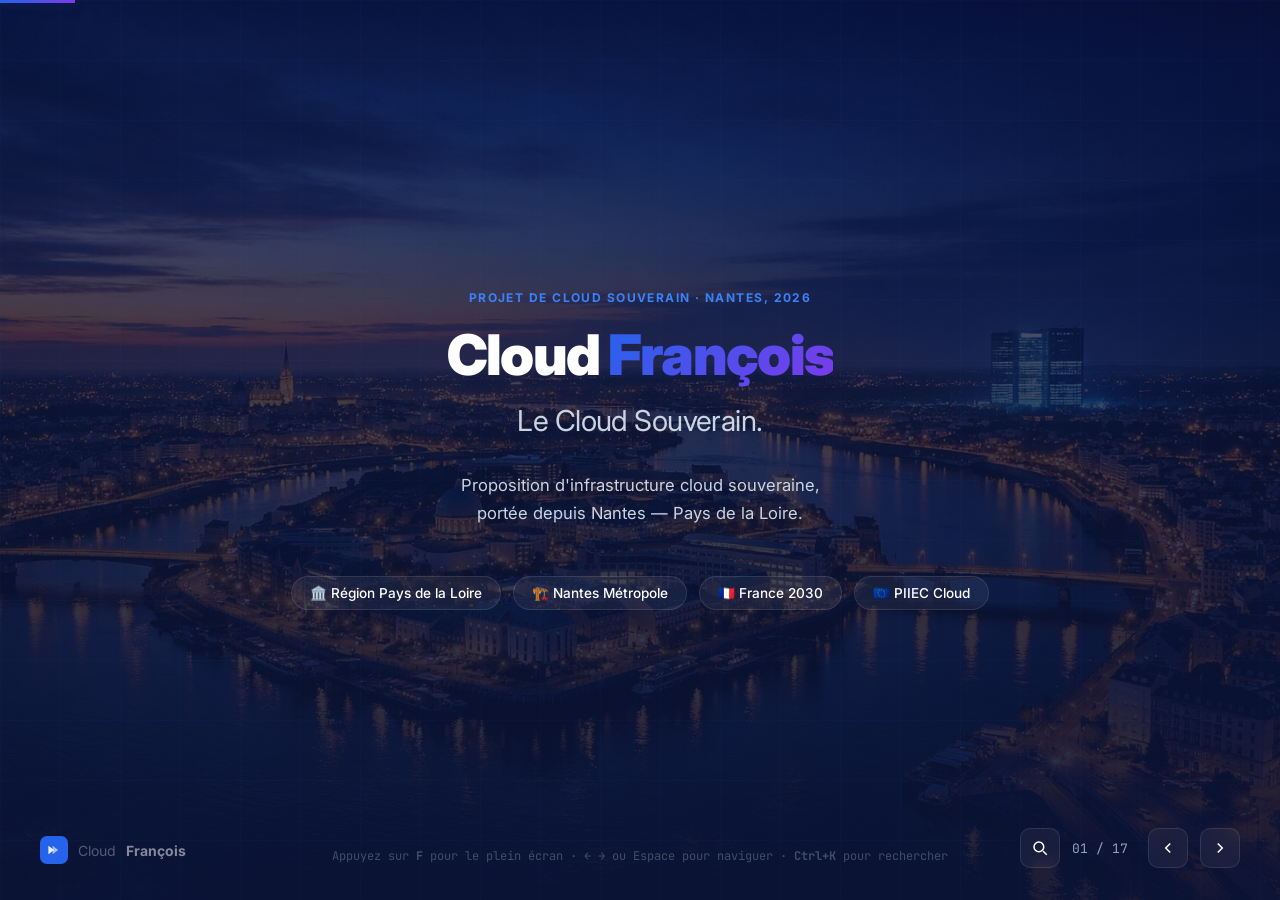
<file: deck/index.html>
<!DOCTYPE html>
<html lang="fr">
<head>
  <meta charset="UTF-8">
  <meta name="viewport" content="width=device-width, initial-scale=1.0">
  <title>Cloud François — Pitch Deck</title>
  <link rel="icon" type="image/svg+xml" href="../assets/favicon.svg">
  <link rel="preconnect" href="https://fonts.googleapis.com">
  <link rel="preconnect" href="https://fonts.gstatic.com" crossorigin>
  <link href="https://fonts.googleapis.com/css2?family=Inter:wght@300;400;500;600;700;800;900&family=JetBrains+Mono:wght@400;500&display=swap" rel="stylesheet">
  <style>
/* ============================================================
   CLOUD FRANÇOIS — PITCH DECK
   Presentation-grade slide system
   ============================================================ */

:root {
  --navy: #0B1437;
  --navy-light: #111B47;
  --navy-surface: #162052;
  --blue: #2563EB;
  --blue-light: #3B82F6;
  --blue-glow: rgba(37, 99, 235, 0.25);
  --purple: #7C3AED;
  --purple-light: #8B5CF6;
  --cyan: #06B6D4;
  --green: #22C55E;
  --amber: #F59E0B;
  --red: #EF4444;
  --white: #FFFFFF;
  --gray-100: #F1F5F9;
  --gray-200: #E2E8F0;
  --gray-300: #CBD5E1;
  --gray-400: #94A3B8;
  --gray-500: #64748B;
  --font: 'Inter', -apple-system, BlinkMacSystemFont, sans-serif;
  --mono: 'JetBrains Mono', monospace;
  --gradient: linear-gradient(135deg, var(--blue), var(--purple));
  --gradient-warm: linear-gradient(135deg, var(--blue), var(--cyan));
}

* { margin: 0; padding: 0; box-sizing: border-box; }

html, body {
  height: 100%;
  overflow: hidden;
  font-family: var(--font);
  background: var(--navy);
  color: var(--white);
  -webkit-font-smoothing: antialiased;
}

/* ===================== SLIDE ENGINE ===================== */

.deck {
  position: relative;
  width: 100vw;
  height: 100vh;
}

.slide {
  position: absolute;
  inset: 0;
  display: flex;
  align-items: center;
  justify-content: center;
  padding: 60px 80px;
  opacity: 0;
  pointer-events: none;
  transition: opacity 0.6s cubic-bezier(0.4, 0, 0.2, 1),
              transform 0.6s cubic-bezier(0.4, 0, 0.2, 1);
  transform: translateX(40px);
  overflow: hidden;
}

.slide--dense {
  align-items: flex-start;
  overflow-y: auto;
  padding-top: 80px;
  padding-bottom: 40px;
}

.slide--dense::-webkit-scrollbar { width: 4px; }
.slide--dense::-webkit-scrollbar-track { background: transparent; }
.slide--dense::-webkit-scrollbar-thumb { background: rgba(255,255,255,0.15); border-radius: 4px; }

.slide.active {
  opacity: 1;
  pointer-events: auto;
  transform: translateX(0);
}

.slide.prev {
  transform: translateX(-40px);
}

.slide__content {
  width: 100%;
  max-width: 1200px;
  position: relative;
  z-index: 2;
}

/* Backgrounds */
.slide__bg {
  position: absolute;
  inset: 0;
  z-index: 0;
}

.slide__bg-grid {
  position: absolute;
  inset: 0;
  background-image:
    linear-gradient(rgba(37,99,235,0.04) 1px, transparent 1px),
    linear-gradient(90deg, rgba(37,99,235,0.04) 1px, transparent 1px);
  background-size: 60px 60px;
}

.slide__bg-glow {
  position: absolute;
  width: 600px;
  height: 600px;
  border-radius: 50%;
  filter: blur(150px);
  opacity: 0.15;
}

.slide__bg-glow--tl { top: -200px; left: -200px; background: var(--blue); }
.slide__bg-glow--br { bottom: -200px; right: -200px; background: var(--purple); }
.slide__bg-glow--center { top: 50%; left: 50%; transform: translate(-50%,-50%); background: var(--blue); opacity: 0.08; }

/* Slide images */
.slide-img {
  width: 100%;
  border-radius: 16px;
  object-fit: cover;
  box-shadow: 0 8px 32px rgba(0,0,0,0.3);
  border: 1px solid rgba(255,255,255,0.08);
}

.slide-img--closing {
  max-width: 600px;
  border-radius: 16px;
  box-shadow: 0 8px 40px rgba(0,0,0,0.4);
}

.slide__bg-photo {
  position: absolute;
  inset: 0;
  z-index: 0;
}

.slide__bg-photo img {
  width: 100%;
  height: 100%;
  object-fit: cover;
}

.slide__bg-photo::after {
  content: '';
  position: absolute;
  inset: 0;
  background: linear-gradient(180deg, rgba(11,20,55,0.65) 0%, rgba(11,20,55,0.92) 100%);
}

/* ===================== PROGRESS BAR ===================== */

.progress {
  position: fixed;
  top: 0;
  left: 0;
  height: 3px;
  background: var(--gradient);
  z-index: 100;
  transition: width 0.4s cubic-bezier(0.4, 0, 0.2, 1);
  box-shadow: 0 0 12px var(--blue-glow);
}

/* ===================== CONTROLS ===================== */

.controls {
  position: fixed;
  bottom: 32px;
  right: 40px;
  display: flex;
  align-items: center;
  gap: 12px;
  z-index: 100;
}

.controls__counter {
  font-family: var(--mono);
  font-size: 13px;
  color: var(--gray-400);
  margin-right: 8px;
}

.controls__btn {
  width: 40px;
  height: 40px;
  border-radius: 10px;
  border: 1px solid rgba(255,255,255,0.1);
  background: rgba(255,255,255,0.05);
  color: var(--white);
  cursor: pointer;
  display: flex;
  align-items: center;
  justify-content: center;
  transition: all 0.2s;
  backdrop-filter: blur(8px);
}

.controls__btn:hover {
  background: rgba(255,255,255,0.1);
  border-color: rgba(255,255,255,0.2);
}

.controls__btn svg {
  width: 18px;
  height: 18px;
}

/* Logo watermark */
.watermark {
  position: fixed;
  bottom: 36px;
  left: 40px;
  display: flex;
  align-items: center;
  gap: 10px;
  font-size: 14px;
  color: rgba(255,255,255,0.3);
  z-index: 100;
}

.watermark strong { font-weight: 700; color: rgba(255,255,255,0.5); }

/* ===================== TYPOGRAPHY ===================== */

.slide-label {
  display: inline-block;
  font-size: 12px;
  font-weight: 700;
  text-transform: uppercase;
  letter-spacing: 0.12em;
  color: var(--blue-light);
  margin-bottom: 20px;
  opacity: 0;
  transform: translateY(12px);
}

.slide-title {
  font-size: clamp(2rem, 4.5vw, 3.5rem);
  font-weight: 900;
  line-height: 1.1;
  letter-spacing: -0.03em;
  margin-bottom: 24px;
  opacity: 0;
  transform: translateY(20px);
}

.slide-subtitle {
  font-size: clamp(1.3rem, 2.5vw, 1.8rem);
  font-weight: 700;
  line-height: 1.25;
  letter-spacing: -0.02em;
  margin-bottom: 20px;
  opacity: 0;
  transform: translateY(16px);
}

.slide-text {
  font-size: clamp(0.95rem, 1.3vw, 1.15rem);
  line-height: 1.7;
  color: var(--gray-300);
  max-width: 700px;
  opacity: 0;
  transform: translateY(16px);
}

.gradient-text {
  background: var(--gradient);
  -webkit-background-clip: text;
  background-clip: text;
  -webkit-text-fill-color: transparent;
}

/* Animate-in when slide is active */
.active .slide-label,
.active .slide-title,
.active .slide-subtitle,
.active .slide-text,
.active .anim {
  opacity: 1;
  transform: translateY(0);
  transition: opacity 0.7s cubic-bezier(0.4,0,0.2,1),
              transform 0.7s cubic-bezier(0.4,0,0.2,1);
}

.active .slide-label { transition-delay: 0.1s; }
.active .slide-title { transition-delay: 0.2s; }
.active .slide-subtitle { transition-delay: 0.3s; }
.active .slide-text { transition-delay: 0.35s; }
.active .anim { opacity: 0; transform: translateY(16px); }
.active .anim { opacity: 1; transform: translateY(0); }
.active .anim-1 { transition-delay: 0.15s; }
.active .anim-2 { transition-delay: 0.25s; }
.active .anim-3 { transition-delay: 0.35s; }
.active .anim-4 { transition-delay: 0.45s; }
.active .anim-5 { transition-delay: 0.55s; }
.active .anim-6 { transition-delay: 0.65s; }
.active .anim-7 { transition-delay: 0.75s; }
.active .anim-8 { transition-delay: 0.85s; }

/* ===================== LAYOUT HELPERS ===================== */

.split {
  display: grid;
  grid-template-columns: 1fr 1fr;
  gap: 80px;
  align-items: center;
}

.split--40-60 { grid-template-columns: 2fr 3fr; }
.split--60-40 { grid-template-columns: 3fr 2fr; }

.stack { display: flex; flex-direction: column; gap: 16px; }
.center { text-align: center; display: flex; flex-direction: column; align-items: center; }

/* ===================== COMPONENTS ===================== */

/* Stat boxes */
.stat-row {
  display: grid;
  grid-template-columns: repeat(auto-fit, minmax(160px, 1fr));
  gap: 20px;
  margin-top: 32px;
}

.stat-box {
  background: rgba(255,255,255,0.04);
  border: 1px solid rgba(255,255,255,0.08);
  border-radius: 14px;
  padding: 28px 20px;
  text-align: center;
  opacity: 0;
  transform: translateY(16px);
  transition: opacity 0.5s, transform 0.5s;
}

.active .stat-box { opacity: 1; transform: translateY(0); }

.stat-box__number {
  display: block;
  font-size: 2.4rem;
  font-weight: 900;
  background: var(--gradient);
  -webkit-background-clip: text;
  background-clip: text;
  -webkit-text-fill-color: transparent;
  margin-bottom: 4px;
}

.stat-box__label {
  font-size: 0.8rem;
  color: var(--gray-400);
  line-height: 1.4;
}

/* Cards */
.card-grid {
  display: grid;
  grid-template-columns: repeat(auto-fit, minmax(220px, 1fr));
  gap: 20px;
  margin-top: 28px;
}

.card {
  background: rgba(255,255,255,0.04);
  border: 1px solid rgba(255,255,255,0.08);
  border-radius: 14px;
  padding: 28px;
  transition: all 0.3s;
  opacity: 0;
  transform: translateY(16px);
}

.active .card { opacity: 1; transform: translateY(0); }

.card:hover {
  background: rgba(255,255,255,0.07);
  border-color: rgba(37,99,235,0.3);
  transform: translateY(-2px);
}

.card__icon {
  width: 44px;
  height: 44px;
  border-radius: 10px;
  display: flex;
  align-items: center;
  justify-content: center;
  font-size: 1.4rem;
  margin-bottom: 16px;
}

.card__icon--blue { background: rgba(37,99,235,0.15); }
.card__icon--purple { background: rgba(124,58,237,0.15); }
.card__icon--cyan { background: rgba(6,182,212,0.15); }
.card__icon--green { background: rgba(34,197,94,0.15); }
.card__icon--amber { background: rgba(245,158,11,0.15); }
.card__icon--red { background: rgba(239,68,68,0.15); }

.card h4 {
  font-size: 1rem;
  font-weight: 700;
  margin-bottom: 8px;
}

.card p {
  font-size: 0.85rem;
  color: var(--gray-400);
  line-height: 1.6;
}

/* Timeline */
.timeline {
  position: relative;
  padding-left: 40px;
  margin-top: 32px;
}

.timeline::before {
  content: '';
  position: absolute;
  left: 15px;
  top: 0;
  bottom: 0;
  width: 2px;
  background: linear-gradient(180deg, var(--blue), var(--purple));
  border-radius: 2px;
}

.timeline__item {
  position: relative;
  padding-bottom: 32px;
  opacity: 0;
  transform: translateX(-16px);
  transition: opacity 0.5s, transform 0.5s;
}

.active .timeline__item { opacity: 1; transform: translateX(0); }

.timeline__dot {
  position: absolute;
  left: -33px;
  top: 4px;
  width: 14px;
  height: 14px;
  border-radius: 50%;
  background: var(--blue);
  border: 3px solid var(--navy);
  box-shadow: 0 0 0 2px var(--blue);
}

.timeline__dot--done { background: var(--green); box-shadow: 0 0 0 2px var(--green); }
.timeline__dot--active { background: var(--amber); box-shadow: 0 0 0 2px var(--amber); animation: pulse-timeline 2s infinite; }
.timeline__dot--future { background: var(--gray-500); box-shadow: 0 0 0 2px var(--gray-500); }

@keyframes pulse-timeline {
  0%, 100% { box-shadow: 0 0 0 2px var(--amber), 0 0 0 4px rgba(245,158,11,0.3); }
  50% { box-shadow: 0 0 0 2px var(--amber), 0 0 0 8px rgba(245,158,11,0); }
}

.timeline__date {
  font-family: var(--mono);
  font-size: 0.75rem;
  color: var(--blue-light);
  margin-bottom: 4px;
}

.timeline__title {
  font-size: 1rem;
  font-weight: 700;
  margin-bottom: 4px;
}

.timeline__desc {
  font-size: 0.85rem;
  color: var(--gray-400);
  line-height: 1.5;
}

/* Consortium wheel */
.consortium {
  display: grid;
  grid-template-columns: repeat(2, 1fr);
  gap: 16px;
  margin-top: 24px;
}

.consortium__member {
  display: flex;
  align-items: center;
  gap: 16px;
  background: rgba(255,255,255,0.04);
  border: 1px solid rgba(255,255,255,0.08);
  border-radius: 14px;
  padding: 20px 24px;
  opacity: 0;
  transform: translateY(12px);
  transition: all 0.5s;
}

.active .consortium__member { opacity: 1; transform: translateY(0); }

.consortium__member:hover {
  background: rgba(255,255,255,0.07);
  border-color: rgba(37,99,235,0.3);
}

.consortium__avatar {
  width: 52px;
  height: 52px;
  border-radius: 12px;
  display: flex;
  align-items: center;
  justify-content: center;
  font-size: 1.5rem;
  flex-shrink: 0;
}

.consortium__info h4 { font-size: 0.95rem; font-weight: 700; }
.consortium__info p { font-size: 0.8rem; color: var(--gray-400); margin-top: 2px; }
.consortium__info .tag {
  display: inline-block;
  font-size: 0.7rem;
  font-weight: 600;
  text-transform: uppercase;
  letter-spacing: 0.06em;
  padding: 3px 10px;
  border-radius: 99px;
  margin-top: 6px;
}

.tag--infra { background: rgba(37,99,235,0.15); color: var(--blue-light); }
.tag--cyber { background: rgba(124,58,237,0.15); color: var(--purple-light); }
.tag--finance { background: rgba(34,197,94,0.15); color: var(--green); }
.tag--services { background: rgba(6,182,212,0.15); color: var(--cyan); }
.tag--public { background: rgba(245,158,11,0.15); color: var(--amber); }

/* Bar chart */
.bar-chart {
  display: flex;
  align-items: flex-end;
  gap: 24px;
  height: 260px;
  margin-top: 32px;
  padding: 0 20px;
}

.bar-chart__col {
  flex: 1;
  display: flex;
  flex-direction: column;
  align-items: center;
  gap: 8px;
}

.bar-chart__bar {
  width: 100%;
  max-width: 60px;
  border-radius: 8px 8px 0 0;
  background: var(--gradient);
  min-height: 4px;
  transition: height 1.2s cubic-bezier(0.4, 0, 0.2, 1);
  position: relative;
}

.bar-chart__value {
  font-family: var(--mono);
  font-size: 0.85rem;
  font-weight: 700;
  color: var(--white);
}

.bar-chart__label {
  font-size: 0.75rem;
  color: var(--gray-400);
  text-align: center;
}

/* Donut */
.donut-wrapper {
  display: flex;
  align-items: center;
  gap: 40px;
  margin-top: 28px;
}

.donut {
  width: 200px;
  height: 200px;
  flex-shrink: 0;
}

.donut circle {
  fill: none;
  stroke-width: 28;
  stroke-linecap: round;
}

.donut__track { stroke: rgba(255,255,255,0.06); }

.donut__segment {
  transition: stroke-dasharray 1.5s cubic-bezier(0.4, 0, 0.2, 1);
  transform-origin: center;
}

.donut-legend {
  display: flex;
  flex-direction: column;
  gap: 12px;
}

.donut-legend__item {
  display: flex;
  align-items: center;
  gap: 10px;
  font-size: 0.9rem;
}

.donut-legend__dot {
  width: 12px;
  height: 12px;
  border-radius: 3px;
  flex-shrink: 0;
}

/* Quote */
.quote {
  font-size: 1.4rem;
  font-weight: 500;
  font-style: italic;
  line-height: 1.6;
  color: var(--gray-200);
  border-left: 3px solid var(--blue);
  padding-left: 28px;
  margin: 28px 0;
  max-width: 600px;
}

.quote-author {
  font-size: 0.9rem;
  font-style: normal;
  color: var(--gray-400);
  margin-top: 12px;
}

/* Big number */
.big-number {
  font-size: clamp(4rem, 8vw, 7rem);
  font-weight: 900;
  line-height: 1;
  letter-spacing: -0.04em;
}

/* Pill list */
.pill-list {
  display: flex;
  flex-wrap: wrap;
  gap: 10px;
  margin-top: 16px;
}

.pill {
  display: inline-flex;
  align-items: center;
  gap: 6px;
  padding: 8px 18px;
  border-radius: 99px;
  font-size: 0.85rem;
  font-weight: 500;
  background: rgba(255,255,255,0.06);
  border: 1px solid rgba(255,255,255,0.1);
  opacity: 0;
  transform: scale(0.9);
  transition: all 0.4s;
}

.active .pill { opacity: 1; transform: scale(1); }

/* Architecture diagram */
.arch-diagram {
  display: grid;
  grid-template-columns: 1fr;
  gap: 12px;
  margin-top: 24px;
}

.arch-layer {
  display: flex;
  align-items: center;
  gap: 16px;
  background: rgba(255,255,255,0.03);
  border: 1px solid rgba(255,255,255,0.06);
  border-radius: 12px;
  padding: 16px 24px;
  opacity: 0;
  transform: translateX(-20px);
  transition: all 0.5s;
}

.active .arch-layer { opacity: 1; transform: translateX(0); }

.arch-layer__label {
  font-family: var(--mono);
  font-size: 0.7rem;
  font-weight: 600;
  text-transform: uppercase;
  letter-spacing: 0.08em;
  color: var(--blue-light);
  width: 100px;
  flex-shrink: 0;
}

.arch-layer__items {
  display: flex;
  flex-wrap: wrap;
  gap: 8px;
}

.arch-layer__item {
  padding: 6px 14px;
  border-radius: 8px;
  font-size: 0.8rem;
  font-weight: 500;
  background: rgba(37,99,235,0.1);
  border: 1px solid rgba(37,99,235,0.2);
  color: var(--blue-light);
}

.arch-layer--purple .arch-layer__label { color: var(--purple-light); }
.arch-layer--purple .arch-layer__item { background: rgba(124,58,237,0.1); border-color: rgba(124,58,237,0.2); color: var(--purple-light); }

.arch-layer--cyan .arch-layer__label { color: var(--cyan); }
.arch-layer--cyan .arch-layer__item { background: rgba(6,182,212,0.1); border-color: rgba(6,182,212,0.2); color: var(--cyan); }

.arch-layer--green .arch-layer__label { color: var(--green); }
.arch-layer--green .arch-layer__item { background: rgba(34,197,94,0.1); border-color: rgba(34,197,94,0.2); color: var(--green); }

/* CTA slide */
.cta-slide {
  text-align: center;
}

.cta-slide .slide-title {
  font-size: clamp(2.5rem, 5vw, 4rem);
}

.cta-btn {
  display: inline-flex;
  align-items: center;
  gap: 10px;
  padding: 18px 40px;
  border-radius: 14px;
  font-family: var(--font);
  font-size: 1.1rem;
  font-weight: 700;
  border: none;
  cursor: pointer;
  transition: all 0.3s;
  text-decoration: none;
  margin-top: 32px;
}

.cta-btn--primary {
  background: var(--gradient);
  color: white;
  box-shadow: 0 4px 24px var(--blue-glow);
}

.cta-btn--primary:hover {
  transform: translateY(-2px);
  box-shadow: 0 8px 32px var(--blue-glow);
}

/* Fullscreen hint */
.fullscreen-hint {
  position: fixed;
  bottom: 36px;
  left: 50%;
  transform: translateX(-50%);
  font-size: 12px;
  color: var(--gray-500);
  z-index: 100;
  font-family: var(--mono);
  opacity: 0.6;
}

/* ===================== SEARCH PALETTE ===================== */

.search-overlay {
  position: fixed;
  inset: 0;
  z-index: 200;
  background: rgba(0, 0, 0, 0.6);
  backdrop-filter: blur(6px);
  display: flex;
  align-items: flex-start;
  justify-content: center;
  padding-top: 18vh;
  opacity: 0;
  pointer-events: none;
  transition: opacity 0.2s;
}

.search-overlay.open {
  opacity: 1;
  pointer-events: auto;
}

.search-palette {
  width: 560px;
  max-width: 90vw;
  background: var(--navy-light);
  border: 1px solid rgba(255,255,255,0.12);
  border-radius: 16px;
  box-shadow: 0 24px 80px rgba(0,0,0,0.5);
  overflow: hidden;
  transform: translateY(-12px) scale(0.97);
  transition: transform 0.25s cubic-bezier(0.4,0,0.2,1);
}

.search-overlay.open .search-palette {
  transform: translateY(0) scale(1);
}

.search-palette__header {
  display: flex;
  align-items: center;
  gap: 12px;
  padding: 16px 20px;
  border-bottom: 1px solid rgba(255,255,255,0.08);
  color: var(--gray-400);
}

.search-palette__input {
  flex: 1;
  background: none;
  border: none;
  outline: none;
  font-family: var(--font);
  font-size: 1rem;
  color: var(--white);
  caret-color: var(--blue);
}

.search-palette__input::placeholder { color: var(--gray-500); }

.search-palette__kbd {
  font-family: var(--mono);
  font-size: 0.7rem;
  padding: 3px 8px;
  border-radius: 6px;
  background: rgba(255,255,255,0.06);
  border: 1px solid rgba(255,255,255,0.1);
  color: var(--gray-400);
}

.search-palette__results {
  max-height: 360px;
  overflow-y: auto;
  padding: 8px;
}

.search-palette__results::-webkit-scrollbar { width: 4px; }
.search-palette__results::-webkit-scrollbar-thumb { background: rgba(255,255,255,0.12); border-radius: 4px; }

.search-result {
  display: flex;
  align-items: center;
  gap: 14px;
  padding: 12px 14px;
  border-radius: 10px;
  cursor: pointer;
  transition: background 0.15s;
}

.search-result:hover,
.search-result.selected {
  background: rgba(37, 99, 235, 0.15);
}

.search-result__num {
  font-family: var(--mono);
  font-size: 0.75rem;
  font-weight: 600;
  color: var(--blue-light);
  width: 28px;
  height: 28px;
  border-radius: 8px;
  background: rgba(37,99,235,0.12);
  display: flex;
  align-items: center;
  justify-content: center;
  flex-shrink: 0;
}

.search-result__text {
  flex: 1;
  min-width: 0;
}

.search-result__title {
  font-size: 0.9rem;
  font-weight: 600;
  color: var(--white);
  white-space: nowrap;
  overflow: hidden;
  text-overflow: ellipsis;
}

.search-result__desc {
  font-size: 0.78rem;
  color: var(--gray-400);
  white-space: nowrap;
  overflow: hidden;
  text-overflow: ellipsis;
  margin-top: 2px;
}

.search-result__label {
  font-family: var(--mono);
  font-size: 0.65rem;
  font-weight: 600;
  text-transform: uppercase;
  letter-spacing: 0.06em;
  padding: 3px 8px;
  border-radius: 6px;
  background: rgba(255,255,255,0.06);
  color: var(--gray-400);
  flex-shrink: 0;
}

.search-result mark {
  background: rgba(37, 99, 235, 0.3);
  color: var(--white);
  border-radius: 2px;
  padding: 0 2px;
}

.search-palette__empty {
  text-align: center;
  padding: 32px 20px;
  color: var(--gray-500);
  font-size: 0.9rem;
}

.search-palette__footer {
  display: flex;
  gap: 20px;
  padding: 10px 20px;
  border-top: 1px solid rgba(255,255,255,0.06);
  font-size: 0.72rem;
  color: var(--gray-500);
}

.search-palette__footer kbd {
  font-family: var(--mono);
  font-size: 0.65rem;
  padding: 2px 5px;
  border-radius: 4px;
  background: rgba(255,255,255,0.06);
  border: 1px solid rgba(255,255,255,0.1);
  margin: 0 2px;
}

/* ===================== RESPONSIVE ===================== */
@media (max-width: 1024px) {
  .slide { padding: 40px; }
  .split { grid-template-columns: 1fr; gap: 40px; }
  .split--40-60, .split--60-40 { grid-template-columns: 1fr; }
  .consortium { grid-template-columns: 1fr; }
}
  </style>
</head>
<body>

<div class="progress" id="progress"></div>

<div class="watermark">
  <svg width="28" height="28" viewBox="0 0 40 40" fill="none"><rect width="40" height="40" rx="10" fill="url(#wm)"/><path d="M12 26V14l8 6-8 6z" fill="#fff" opacity="0.9"/><path d="M18 26V14l8 6-8 6z" fill="#fff" opacity="0.6"/><defs><linearGradient id="wm" x1="0" y1="0" x2="40" y2="40"><stop stop-color="#2563EB"/><stop offset="1" stop-color="#7C3AED"/></linearGradient></defs></svg>
  Cloud <strong>François</strong>
</div>

<div class="fullscreen-hint" id="hint">Appuyez sur <strong>F</strong> pour le plein écran · ← → ou Espace pour naviguer · <strong>Ctrl+K</strong> pour rechercher</div>

<!-- ===================== SEARCH PALETTE ===================== -->
<div class="search-overlay" id="search-overlay">
  <div class="search-palette" id="search-palette">
    <div class="search-palette__header">
      <svg width="20" height="20" viewBox="0 0 20 20" fill="none"><circle cx="8.5" cy="8.5" r="5.5" stroke="currentColor" stroke-width="1.5"/><path d="M13 13l4 4" stroke="currentColor" stroke-width="1.5" stroke-linecap="round"/></svg>
      <input type="text" id="search-input" class="search-palette__input" placeholder="Rechercher une slide..." autocomplete="off" spellcheck="false">
      <kbd class="search-palette__kbd">Esc</kbd>
    </div>
    <div class="search-palette__results" id="search-results"></div>
    <div class="search-palette__footer">
      <span><kbd>↑</kbd><kbd>↓</kbd> naviguer</span>
      <span><kbd>↵</kbd> aller à la slide</span>
      <span><kbd>Esc</kbd> fermer</span>
    </div>
  </div>
</div>

<div class="controls">
  <button class="controls__btn" id="btn-search" aria-label="Rechercher" title="Ctrl+K">
    <svg viewBox="0 0 24 24" fill="none" stroke="currentColor" stroke-width="2"><circle cx="10.5" cy="10.5" r="6.5"/><path d="M16 16l5 5"/></svg>
  </button>
  <span class="controls__counter" id="counter">01 / 17</span>
  <button class="controls__btn" id="btn-prev" aria-label="Précédent">
    <svg viewBox="0 0 24 24" fill="none" stroke="currentColor" stroke-width="2"><path d="M15 18l-6-6 6-6"/></svg>
  </button>
  <button class="controls__btn" id="btn-next" aria-label="Suivant">
    <svg viewBox="0 0 24 24" fill="none" stroke="currentColor" stroke-width="2"><path d="M9 18l6-6-6-6"/></svg>
  </button>
</div>

<div class="deck" id="deck">

  <!-- ============================== SLIDE 1 — COVER ============================== -->
  <div class="slide active" data-slide="0">
    <div class="slide__bg-photo">
      <img src="../assets/Asset%201%20-%20Cover.webp" alt="Vue aérienne de Nantes au crépuscule">
    </div>
    <div class="slide__bg"><div class="slide__bg-grid"></div></div>
    <div class="slide__content center">
      <div class="slide-label anim anim-1">Projet de cloud souverain · Nantes, 2026</div>
      <h1 class="slide-title" style="margin-bottom:16px;">Cloud <span class="gradient-text">François</span></h1>
      <p class="slide-subtitle" style="font-weight:400; color: var(--gray-300);">Le Cloud Souverain.</p>
      <p class="slide-text" style="text-align:center; margin-top:12px; max-width:560px;">
        Proposition d'infrastructure cloud souveraine, <br>portée depuis Nantes — Pays de la Loire.
      </p>
      <div class="anim anim-5" style="margin-top:48px; display:flex; gap:12px; flex-wrap:wrap; justify-content:center;">
        <span class="pill" style="opacity:1;transform:none;">🏛️ Région Pays de la Loire</span>
        <span class="pill" style="opacity:1;transform:none;">🏗️ Nantes Métropole</span>
        <span class="pill" style="opacity:1;transform:none;">🇫🇷 France 2030</span>
        <span class="pill" style="opacity:1;transform:none;">🇪🇺 PIIEC Cloud</span>
      </div>
    </div>
  </div>

  <!-- ============================== SLIDE 2 — LE CONSTAT ============================== -->
  <div class="slide" data-slide="1">
    <div class="slide__bg"><div class="slide__bg-grid"></div><div class="slide__bg-glow slide__bg-glow--center"></div></div>
    <div class="slide__content">
      <div class="slide-label">Le Constat</div>
      <h2 class="slide-title">La France a perdu le contrôle <br>de ses données.</h2>
      <p class="slide-text">70% des données des entreprises et administrations françaises sont hébergées chez trois acteurs américains — soumises au Cloud Act et à FISA 702.</p>
      <div class="stat-row">
        <div class="stat-box anim anim-3">
          <span class="stat-box__number">70%</span>
          <span class="stat-box__label">du marché cloud FR détenu par AWS, Azure, GCP</span>
        </div>
        <div class="stat-box anim anim-4">
          <span class="stat-box__number">0</span>
          <span class="stat-box__label">acteur français dans le top 10 mondial</span>
        </div>
        <div class="stat-box anim anim-5">
          <span class="stat-box__number">27 Md€</span>
          <span class="stat-box__label">marché cloud FR en 2025 — en croissance de 20%/an</span>
        </div>
        <div class="stat-box anim anim-6">
          <span class="stat-box__number">Cloud Act</span>
          <span class="stat-box__label">permet au DoJ US d'accéder aux données sans mandat FR</span>
        </div>
      </div>
    </div>
  </div>

  <!-- ============================== SLIDE 3 — LE PROBLÈME ============================== -->
  <div class="slide" data-slide="2">
    <div class="slide__bg"><div class="slide__bg-grid"></div></div>
    <div class="slide__content split">
      <div>
        <div class="slide-label">Le Problème</div>
        <h2 class="slide-subtitle">Les « clouds de confiance » actuels ne sont pas souverains.</h2>
        <p class="slide-text">Les initiatives Bleu (Orange+Capgemini/Azure) et S3NS (Thales/Google) reposent sur des technologies sous licence américaine. Le code, les mises à jour, et la propriété intellectuelle restent hors de contrôle français.</p>
        <blockquote class="quote anim anim-4">
          "Un cloud opéré sous licence d'un hyperscaler américain ne protège pas de la portée extraterritoriale du droit US."
          <div class="quote-author">— ANSSI, Avis sur les offres cloud de confiance, 2024</div>
        </blockquote>
      </div>
      <div>
        <img src="../assets/Asset%202%20-%20Le%20Probl%C3%A8me.png" alt="Flux de données et souveraineté" class="slide-img anim anim-5">
      </div>
    </div>
  </div>

  <!-- ============================== SLIDE 4 — LA VISION ============================== -->
  <div class="slide" data-slide="3">
    <div class="slide__bg"><div class="slide__bg-glow slide__bg-glow--tl"></div><div class="slide__bg-glow slide__bg-glow--br"></div><div class="slide__bg-grid"></div></div>
    <div class="slide__content center">
      <div class="slide-label">La Vision</div>
      <h2 class="slide-title">Un cloud <span class="gradient-text">100% français</span>,<br>de la puce au contrat.</h2>
      <p class="slide-text" style="text-align:center; max-width:640px;">
        Cloud François propose une infrastructure cloud complète — calcul, stockage, réseau, IA —
        dont chaque maillon de la chaîne est français : capitaux, opérateurs, technologie, hébergement, et droit applicable.
      </p>
      <div class="pill-list anim anim-4" style="justify-content:center; margin-top:28px;">
        <span class="pill anim anim-4">🏛️ Capitaux français</span>
        <span class="pill anim anim-5">🔧 Techno open source</span>
        <span class="pill anim anim-5">🇫🇷 Hébergement FR</span>
        <span class="pill anim anim-6">⚖️ Droit français</span>
        <span class="pill anim anim-6">🛡️ SecNumCloud</span>
        <span class="pill anim anim-7">🌱 100% renouvelable</span>
      </div>
    </div>
  </div>

  <!-- ============================== SLIDE 5 — POURQUOI NANTES ============================== -->
  <div class="slide" data-slide="4">
    <div class="slide__bg-photo">
      <img src="../assets/Asset%203%20-%20pourquoi%20Nantes.png" alt="Écosystème tech nantais">
    </div>
    <div class="slide__bg"><div class="slide__bg-grid"></div></div>
    <div class="slide__content">
      <div class="slide-label">Pourquoi Nantes</div>
      <h2 class="slide-subtitle">L'écosystème idéal pour un cloud souverain.</h2>
      <p class="slide-text" style="margin-bottom:28px;">Nantes réunit un tissu tech dynamique, une proximité avec le hub cyber de Rennes, un accès aux câbles sous-marins atlantiques, et un soutien politique régional fort.</p>
      <div class="card-grid" style="grid-template-columns: repeat(4, 1fr); gap:16px;">
        <div class="card anim anim-3" style="padding:20px; background:rgba(0,0,0,0.35); backdrop-filter:blur(12px); border-color:rgba(255,255,255,0.12);">
          <div class="card__icon card__icon--blue" style="width:36px;height:36px;font-size:1.1rem;margin-bottom:10px;">🏢</div>
          <h4>Clever Cloud</h4>
          <p>PaaS souverain basé à Nantes. Preuve qu'un acteur cloud peut émerger ici.</p>
        </div>
        <div class="card anim anim-4" style="padding:20px; background:rgba(0,0,0,0.35); backdrop-filter:blur(12px); border-color:rgba(255,255,255,0.12);">
          <div class="card__icon card__icon--purple" style="width:36px;height:36px;font-size:1.1rem;margin-bottom:10px;">🛡️</div>
          <h4>Pôle Cyber Rennes</h4>
          <p>DGA-MI, Pôle d'Excellence Cyber à 1h. Vivier cybersécurité unique.</p>
        </div>
        <div class="card anim anim-5" style="padding:20px; background:rgba(0,0,0,0.35); backdrop-filter:blur(12px); border-color:rgba(255,255,255,0.12);">
          <div class="card__icon card__icon--cyan" style="width:36px;height:36px;font-size:1.1rem;margin-bottom:10px;">🌊</div>
          <h4>Câbles sous-marins</h4>
          <p>Accès aux landing points atlantiques. Connectivité internationale directe.</p>
        </div>
        <div class="card anim anim-6" style="padding:20px; background:rgba(0,0,0,0.35); backdrop-filter:blur(12px); border-color:rgba(255,255,255,0.12);">
          <div class="card__icon card__icon--green" style="width:36px;height:36px;font-size:1.1rem;margin-bottom:10px;">🎓</div>
          <h4>Talent pool</h4>
          <p>Centrale Nantes, Polytech, IMT Atlantique, Epitech. 8 000 diplômés tech/an.</p>
        </div>
      </div>
    </div>
  </div>

  <!-- ============================== SLIDE 6 — SOUTIENS POLITIQUES ============================== -->
  <div class="slide slide--dense" data-slide="5">
    <div class="slide__bg"><div class="slide__bg-grid"></div><div class="slide__bg-glow slide__bg-glow--center"></div></div>
    <div class="slide__content">
      <div class="slide-label">Soutiens institutionnels</div>
      <h2 class="slide-subtitle">Un projet porté par le territoire.</h2>
      <p class="slide-text">Cloud François s'inscrit dans la stratégie numérique régionale et bénéficie du soutien des acteurs publics locaux et nationaux.</p>
      <div class="consortium" style="margin-top:28px;">
        <div class="consortium__member anim anim-3">
          <div class="consortium__avatar" style="background:rgba(37,99,235,0.15);">🏛️</div>
          <div class="consortium__info">
            <h4>Région Pays de la Loire</h4>
            <p>Stratégie « Ambitions Numériques 2028 » — soutien à l'émergence de champions tech régionaux.</p>
            <span class="tag tag--public">Collectivité</span>
          </div>
        </div>
        <div class="consortium__member anim anim-4">
          <div class="consortium__avatar" style="background:rgba(34,197,94,0.15);">🏗️</div>
          <div class="consortium__info">
            <h4>Nantes Métropole</h4>
            <p>Quartier de la Création, Nantes Tech. Ambition de hub numérique de l'Ouest.</p>
            <span class="tag tag--public">Collectivité</span>
          </div>
        </div>
        <div class="consortium__member anim anim-5">
          <div class="consortium__avatar" style="background:rgba(245,158,11,0.15);">🏦</div>
          <div class="consortium__info">
            <h4>Bpifrance</h4>
            <p>Financement de l'innovation deep tech. Enveloppe France 2030 « Cloud souverain ».</p>
            <span class="tag tag--finance">Investissement public</span>
          </div>
        </div>
        <div class="consortium__member anim anim-6">
          <div class="consortium__avatar" style="background:rgba(124,58,237,0.15);">🏦</div>
          <div class="consortium__info">
            <h4>Banque des Territoires (CDC)</h4>
            <p>Capital patient, investisseur de référence des projets d'infrastructure numérique souveraine.</p>
            <span class="tag tag--finance">Investissement public</span>
          </div>
        </div>
      </div>
    </div>
  </div>

  <!-- ============================== SLIDE 7 — LE CONSORTIUM ============================== -->
  <div class="slide slide--dense" data-slide="6">
    <div class="slide__bg"><div class="slide__bg-grid"></div></div>
    <div class="slide__content">
      <div class="slide-label">Le Consortium</div>
      <h2 class="slide-subtitle">Quatre piliers, un cloud.</h2>
      <p class="slide-text">Chaque membre apporte une compétence critique. Aucune dépendance à une entité extra-européenne.</p>
      <div class="consortium" style="margin-top:28px;">
        <div class="consortium__member anim anim-3">
          <div class="consortium__avatar" style="background:rgba(37,99,235,0.15);">📡</div>
          <div class="consortium__info">
            <h4>Opérateur Télécom</h4>
            <p>Datacenters, réseau fibre & peering, infrastructure physique. Candidats : Bouygues Telecom, Iliad.</p>
            <span class="tag tag--infra">Infrastructure</span>
          </div>
        </div>
        <div class="consortium__member anim anim-4">
          <div class="consortium__avatar" style="background:rgba(124,58,237,0.15);">🛡️</div>
          <div class="consortium__info">
            <h4>Industriel Cyber/Défense</h4>
            <p>Expertise cybersécurité, qualification SecNumCloud, accès marchés Défense & OIV. Candidats : Thales, Atos/Eviden.</p>
            <span class="tag tag--cyber">Cybersécurité</span>
          </div>
        </div>
        <div class="consortium__member anim anim-5">
          <div class="consortium__avatar" style="background:rgba(34,197,94,0.15);">🏦</div>
          <div class="consortium__info">
            <h4>Investisseur Public</h4>
            <p>Capital patient, signal de confiance pour le marché. Bpifrance + Banque des Territoires.</p>
            <span class="tag tag--finance">Capital</span>
          </div>
        </div>
        <div class="consortium__member anim anim-6">
          <div class="consortium__avatar" style="background:rgba(6,182,212,0.15);">💻</div>
          <div class="consortium__info">
            <h4>ESN / Intégrateur</h4>
            <p>Go-to-market, migration, accompagnement grands comptes & administrations. Candidats : Sopra Steria, Capgemini.</p>
            <span class="tag tag--services">Services</span>
          </div>
        </div>
      </div>
    </div>
  </div>

  <!-- ============================== SLIDE 8 — ARCHITECTURE ============================== -->
  <div class="slide" data-slide="7">
    <div class="slide__bg"><div class="slide__bg-grid"></div></div>
    <div class="slide__content">
      <div class="slide-label">Architecture</div>
      <h2 class="slide-subtitle">Une stack 100% open source, qualifiable SecNumCloud.</h2>
      <div class="arch-diagram">
        <div class="arch-layer arch-layer--green anim anim-2">
          <span class="arch-layer__label">Services</span>
          <div class="arch-layer__items">
            <span class="arch-layer__item">Compute (KVM)</span>
            <span class="arch-layer__item">Object Storage (Ceph)</span>
            <span class="arch-layer__item">Kubernetes (K8s)</span>
            <span class="arch-layer__item">DBaaS</span>
            <span class="arch-layer__item">Serverless</span>
            <span class="arch-layer__item">AI / GPU</span>
          </div>
        </div>
        <div class="arch-layer anim anim-3">
          <span class="arch-layer__label">Plateforme</span>
          <div class="arch-layer__items">
            <span class="arch-layer__item">OpenStack</span>
            <span class="arch-layer__item">Terraform Provider</span>
            <span class="arch-layer__item">S3 API</span>
            <span class="arch-layer__item">Console Web</span>
            <span class="arch-layer__item">CLI</span>
            <span class="arch-layer__item">IAM</span>
          </div>
        </div>
        <div class="arch-layer arch-layer--purple anim anim-4">
          <span class="arch-layer__label">Sécurité</span>
          <div class="arch-layer__items">
            <span class="arch-layer__item">HSM (Atos)</span>
            <span class="arch-layer__item">KMS souverain</span>
            <span class="arch-layer__item">Zero Trust</span>
            <span class="arch-layer__item">SIEM/SOC 24/7</span>
            <span class="arch-layer__item">Audit ANSSI</span>
          </div>
        </div>
        <div class="arch-layer arch-layer--cyan anim anim-5">
          <span class="arch-layer__label">Réseau</span>
          <div class="arch-layer__items">
            <span class="arch-layer__item">SDN (OVN)</span>
            <span class="arch-layer__item">25-100 Gbps</span>
            <span class="arch-layer__item">vRack / VPC</span>
            <span class="arch-layer__item">Load Balancers</span>
            <span class="arch-layer__item">DDoS mitigation</span>
          </div>
        </div>
        <div class="arch-layer anim anim-6" style="background:rgba(255,255,255,0.02);">
          <span class="arch-layer__label" style="color:var(--gray-400);">Physique</span>
          <div class="arch-layer__items">
            <span class="arch-layer__item" style="background:rgba(255,255,255,0.04);border-color:rgba(255,255,255,0.08);color:var(--gray-300);">DC Nantes (Tier III)</span>
            <span class="arch-layer__item" style="background:rgba(255,255,255,0.04);border-color:rgba(255,255,255,0.08);color:var(--gray-300);">DC Rennes (Tier III)</span>
            <span class="arch-layer__item" style="background:rgba(255,255,255,0.04);border-color:rgba(255,255,255,0.08);color:var(--gray-300);">DC Paris (Tier IV)</span>
            <span class="arch-layer__item" style="background:rgba(255,255,255,0.04);border-color:rgba(255,255,255,0.08);color:var(--gray-300);">100% énergie verte</span>
          </div>
        </div>
      </div>
    </div>
  </div>

  <!-- ============================== SLIDE 9 — LE MARCHÉ ============================== -->
  <div class="slide" data-slide="8">
    <div class="slide__bg"><div class="slide__bg-grid"></div><div class="slide__bg-glow slide__bg-glow--br"></div></div>
    <div class="slide__content split">
      <div>
        <div class="slide-label">Le Marché</div>
        <h2 class="slide-subtitle">Un marché de 27 Md€ en France, en accélération.</h2>
        <p class="slide-text">La doctrine « Cloud au centre » impose le cloud souverain pour toutes les données sensibles de l'État. Le marché adressable souverain atteint 5 Md€ dès 2027.</p>
        <div class="stat-row" style="grid-template-columns:1fr 1fr;">
          <div class="stat-box anim anim-4">
            <span class="stat-box__number">27 Md€</span>
            <span class="stat-box__label">Marché cloud total France 2025</span>
          </div>
          <div class="stat-box anim anim-5">
            <span class="stat-box__number">+20%</span>
            <span class="stat-box__label">Croissance annuelle</span>
          </div>
          <div class="stat-box anim anim-6">
            <span class="stat-box__number">5 Md€</span>
            <span class="stat-box__label">SAM souverain 2027 (SecNumCloud)</span>
          </div>
          <div class="stat-box anim anim-7">
            <span class="stat-box__number">800 M€</span>
            <span class="stat-box__label">SOM cible à 5 ans</span>
          </div>
        </div>
      </div>
      <div>
        <div class="bar-chart anim anim-4" id="market-chart">
          <div class="bar-chart__col">
            <div class="bar-chart__value">8</div>
            <div class="bar-chart__bar" data-height="40" style="height:4px;"></div>
            <div class="bar-chart__label">2022</div>
          </div>
          <div class="bar-chart__col">
            <div class="bar-chart__value">14</div>
            <div class="bar-chart__bar" data-height="70" style="height:4px;"></div>
            <div class="bar-chart__label">2023</div>
          </div>
          <div class="bar-chart__col">
            <div class="bar-chart__value">19</div>
            <div class="bar-chart__bar" data-height="95" style="height:4px;"></div>
            <div class="bar-chart__label">2024</div>
          </div>
          <div class="bar-chart__col">
            <div class="bar-chart__value">27</div>
            <div class="bar-chart__bar" data-height="135" style="height:4px;"></div>
            <div class="bar-chart__label">2025</div>
          </div>
          <div class="bar-chart__col">
            <div class="bar-chart__value">38</div>
            <div class="bar-chart__bar" data-height="190" style="height:4px;"></div>
            <div class="bar-chart__label">2026e</div>
          </div>
          <div class="bar-chart__col">
            <div class="bar-chart__value">52</div>
            <div class="bar-chart__bar" data-height="240" style="height:4px;"></div>
            <div class="bar-chart__label">2027e</div>
          </div>
        </div>
        <p class="anim anim-6" style="font-size:0.75rem; color:var(--gray-500); text-align:center; margin-top:12px;">Marché cloud France (Md€) · Source : Markess, IDC, estimations CF</p>
      </div>
    </div>
  </div>

  <!-- ============================== SLIDE 10 — SEGMENTS ============================== -->
  <div class="slide" data-slide="9">
    <div class="slide__bg"><div class="slide__bg-grid"></div></div>
    <div class="slide__content split">
      <div>
        <div class="slide-label">Segments cibles</div>
        <h2 class="slide-subtitle">Trois marchés, une plateforme.</h2>
        <p class="slide-text">Cloud François adresse séquentiellement les segments les plus demandeurs de souveraineté, puis élargit vers les PME/ETI.</p>
      </div>
      <div class="stack" style="gap:16px;">
        <div class="card anim anim-3">
          <div style="display:flex;align-items:center;gap:12px;margin-bottom:12px;">
            <div class="card__icon card__icon--amber" style="margin:0;">🏛️</div>
            <h4 style="margin:0;">Phase 1 — Secteur public</h4>
          </div>
          <p>Administrations centrales, collectivités, opérateurs d'importance vitale. Doctrine « Cloud au centre ». Marché accessible via UGAP et marchés interministériels.</p>
        </div>
        <div class="card anim anim-5">
          <div style="display:flex;align-items:center;gap:12px;margin-bottom:12px;">
            <div class="card__icon card__icon--purple" style="margin:0;">🏥</div>
            <h4 style="margin:0;">Phase 2 — Santé & Finance</h4>
          </div>
          <p>Hôpitaux (HDS), ARS, banques et assurances. Secteurs fortement régulés, obligation d'hébergement qualifié.</p>
        </div>
        <div class="card anim anim-7">
          <div style="display:flex;align-items:center;gap:12px;margin-bottom:12px;">
            <div class="card__icon card__icon--blue" style="margin:0;">🚀</div>
            <h4 style="margin:0;">Phase 3 — PME, ETI & Startups</h4>
          </div>
          <p>Démocratisation du cloud souverain. Offres self-service, prix compétitifs, DX premium. Le vrai différenciateur de Cloud François.</p>
        </div>
      </div>
    </div>
  </div>

  <!-- ============================== SLIDE 11 — MODÈLE ÉCONOMIQUE ============================== -->
  <div class="slide" data-slide="10">
    <div class="slide__bg"><div class="slide__bg-grid"></div><div class="slide__bg-glow slide__bg-glow--center"></div></div>
    <div class="slide__content split">
      <div>
        <div class="slide-label">Modèle économique</div>
        <h2 class="slide-subtitle">Usage + engagement, sans egress fees abusifs.</h2>
        <p class="slide-text">Un modèle transparent qui rompt avec les pratiques des hyperscalers. Pas de vendor lock-in, pas de frais cachés.</p>
        <div class="stack anim anim-4" style="gap:20px; margin-top:28px;">
          <div style="display:flex;align-items:flex-start;gap:14px;">
            <span style="font-size:1.3rem;">💰</span>
            <div>
              <strong style="display:block;">Pay-as-you-go</strong>
              <span style="font-size:0.85rem;color:var(--gray-400);">Facturation à la minute pour le compute, au Go pour le stockage. Pas de minimum.</span>
            </div>
          </div>
          <div style="display:flex;align-items:flex-start;gap:14px;">
            <span style="font-size:1.3rem;">📋</span>
            <div>
              <strong style="display:block;">Contrats d'engagement</strong>
              <span style="font-size:0.85rem;color:var(--gray-400);">Remises de 20-40% sur engagement 1-3 ans. Cible grands comptes et administrations.</span>
            </div>
          </div>
          <div style="display:flex;align-items:flex-start;gap:14px;">
            <span style="font-size:1.3rem;">🔄</span>
            <div>
              <strong style="display:block;">Egress gratuit jusqu'à 1 To/mois</strong>
              <span style="font-size:0.85rem;color:var(--gray-400);">Au-delà : 0,01€/Go vs 0,09€/Go chez AWS. Signal fort anti vendor lock-in.</span>
            </div>
          </div>
          <div style="display:flex;align-items:flex-start;gap:14px;">
            <span style="font-size:1.3rem;">🤝</span>
            <div>
              <strong style="display:block;">Services managés premium</strong>
              <span style="font-size:0.85rem;color:var(--gray-400);">SRE dédié, accompagnement migration, formation. Marge haute, forte rétention.</span>
            </div>
          </div>
        </div>
      </div>
      <div>
        <h4 class="anim anim-4" style="font-size:0.85rem; color:var(--gray-400); margin-bottom:16px; text-align:center;">Répartition du CA cible — Année 5</h4>
        <div class="donut-wrapper anim anim-5" style="flex-direction:column; align-items:center;">
          <svg class="donut" viewBox="0 0 200 200" id="donut-chart">
            <circle class="donut__track" cx="100" cy="100" r="70"/>
            <circle class="donut__segment" cx="100" cy="100" r="70" stroke="var(--blue)" stroke-dasharray="0 440" data-target="176" transform="rotate(-90 100 100)"/>
            <circle class="donut__segment" cx="100" cy="100" r="70" stroke="var(--purple)" stroke-dasharray="0 440" data-target="110" data-offset="176" transform="rotate(-90 100 100)"/>
            <circle class="donut__segment" cx="100" cy="100" r="70" stroke="var(--cyan)" stroke-dasharray="0 440" data-target="88" data-offset="286" transform="rotate(-90 100 100)"/>
            <circle class="donut__segment" cx="100" cy="100" r="70" stroke="var(--amber)" stroke-dasharray="0 440" data-target="66" data-offset="374" transform="rotate(-90 100 100)"/>
          </svg>
          <div class="donut-legend" style="margin-top:20px; flex-direction:row; flex-wrap:wrap; gap:16px; justify-content:center;">
            <div class="donut-legend__item"><div class="donut-legend__dot" style="background:var(--blue)"></div>Compute 40%</div>
            <div class="donut-legend__item"><div class="donut-legend__dot" style="background:var(--purple)"></div>Stockage 25%</div>
            <div class="donut-legend__item"><div class="donut-legend__dot" style="background:var(--cyan)"></div>Managé 20%</div>
            <div class="donut-legend__item"><div class="donut-legend__dot" style="background:var(--amber)"></div>Services 15%</div>
          </div>
        </div>
      </div>
    </div>
  </div>

  <!-- ============================== SLIDE 12 — PROJECTIONS ============================== -->
  <div class="slide" data-slide="11">
    <div class="slide__bg"><div class="slide__bg-grid"></div></div>
    <div class="slide__content">
      <div class="slide-label">Projections financières</div>
      <h2 class="slide-subtitle">Chemin vers la rentabilité en 4 ans.</h2>
      <div style="overflow-x:auto;margin-top:28px;">
        <table class="anim anim-3" style="width:100%;border-collapse:separate;border-spacing:0;font-size:0.9rem;">
          <thead>
            <tr>
              <th style="text-align:left;padding:14px 20px;border-bottom:1px solid rgba(255,255,255,0.1);color:var(--gray-400);font-weight:600;font-size:0.8rem;">En M€</th>
              <th style="padding:14px 20px;border-bottom:1px solid rgba(255,255,255,0.1);color:var(--gray-400);font-weight:600;font-size:0.8rem;">An 1</th>
              <th style="padding:14px 20px;border-bottom:1px solid rgba(255,255,255,0.1);color:var(--gray-400);font-weight:600;font-size:0.8rem;">An 2</th>
              <th style="padding:14px 20px;border-bottom:1px solid rgba(255,255,255,0.1);color:var(--gray-400);font-weight:600;font-size:0.8rem;">An 3</th>
              <th style="padding:14px 20px;border-bottom:1px solid rgba(255,255,255,0.1);color:var(--blue-light);font-weight:700;font-size:0.8rem;">An 4</th>
              <th style="padding:14px 20px;border-bottom:1px solid rgba(255,255,255,0.1);color:var(--blue-light);font-weight:700;font-size:0.8rem;">An 5</th>
            </tr>
          </thead>
          <tbody>
            <tr>
              <td style="text-align:left;padding:14px 20px;border-bottom:1px solid rgba(255,255,255,0.05);font-weight:600;">Chiffre d'affaires</td>
              <td style="padding:14px 20px;border-bottom:1px solid rgba(255,255,255,0.05);text-align:center;">8</td>
              <td style="padding:14px 20px;border-bottom:1px solid rgba(255,255,255,0.05);text-align:center;">35</td>
              <td style="padding:14px 20px;border-bottom:1px solid rgba(255,255,255,0.05);text-align:center;">120</td>
              <td style="padding:14px 20px;border-bottom:1px solid rgba(255,255,255,0.05);text-align:center;color:var(--blue-light);font-weight:700;">340</td>
              <td style="padding:14px 20px;border-bottom:1px solid rgba(255,255,255,0.05);text-align:center;color:var(--blue-light);font-weight:700;">800</td>
            </tr>
            <tr>
              <td style="text-align:left;padding:14px 20px;border-bottom:1px solid rgba(255,255,255,0.05);font-weight:600;">EBITDA</td>
              <td style="padding:14px 20px;border-bottom:1px solid rgba(255,255,255,0.05);text-align:center;color:var(--red);">-45</td>
              <td style="padding:14px 20px;border-bottom:1px solid rgba(255,255,255,0.05);text-align:center;color:var(--red);">-30</td>
              <td style="padding:14px 20px;border-bottom:1px solid rgba(255,255,255,0.05);text-align:center;color:var(--red);">-5</td>
              <td style="padding:14px 20px;border-bottom:1px solid rgba(255,255,255,0.05);text-align:center;color:var(--green);font-weight:700;">+45</td>
              <td style="padding:14px 20px;border-bottom:1px solid rgba(255,255,255,0.05);text-align:center;color:var(--green);font-weight:700;">+160</td>
            </tr>
            <tr>
              <td style="text-align:left;padding:14px 20px;border-bottom:1px solid rgba(255,255,255,0.05);font-weight:600;">Clients</td>
              <td style="padding:14px 20px;border-bottom:1px solid rgba(255,255,255,0.05);text-align:center;">200</td>
              <td style="padding:14px 20px;border-bottom:1px solid rgba(255,255,255,0.05);text-align:center;">2 000</td>
              <td style="padding:14px 20px;border-bottom:1px solid rgba(255,255,255,0.05);text-align:center;">10 000</td>
              <td style="padding:14px 20px;border-bottom:1px solid rgba(255,255,255,0.05);text-align:center;color:var(--blue-light);font-weight:700;">25 000</td>
              <td style="padding:14px 20px;border-bottom:1px solid rgba(255,255,255,0.05);text-align:center;color:var(--blue-light);font-weight:700;">50 000</td>
            </tr>
            <tr>
              <td style="text-align:left;padding:14px 20px;font-weight:600;">Effectifs</td>
              <td style="padding:14px 20px;text-align:center;">80</td>
              <td style="padding:14px 20px;text-align:center;">200</td>
              <td style="padding:14px 20px;text-align:center;">450</td>
              <td style="padding:14px 20px;text-align:center;color:var(--blue-light);font-weight:700;">700</td>
              <td style="padding:14px 20px;text-align:center;color:var(--blue-light);font-weight:700;">1 000</td>
            </tr>
          </tbody>
        </table>
      </div>
      <p class="anim anim-5" style="font-size:0.8rem; color:var(--gray-500); margin-top:16px;">Hypothèses : ticket moyen secteur public 150 K€/an, PME 5 K€/an. Marge brute compute 55%, stockage 65%. CAPEX datacenter amorti sur 7 ans.</p>
    </div>
  </div>

  <!-- ============================== SLIDE 13 — CERTIFICATIONS ============================== -->
  <div class="slide slide--dense" data-slide="12">
    <div class="slide__bg"><div class="slide__bg-grid"></div><div class="slide__bg-glow slide__bg-glow--tl"></div></div>
    <div class="slide__content split--60-40">
      <div>
        <div class="slide-label">Feuille de route</div>
        <h2 class="slide-subtitle">De la fondation au SecNumCloud en 30 mois.</h2>
        <div class="timeline">
          <div class="timeline__item anim anim-2">
            <div class="timeline__dot timeline__dot--done"></div>
            <div class="timeline__date">T1 2026</div>
            <div class="timeline__title">Création de la SAS & tour d'amorçage</div>
            <div class="timeline__desc">Constitution du consortium, levée Seed 15 M€ (Bpifrance, CDC, BA).</div>
          </div>
          <div class="timeline__item anim anim-3">
            <div class="timeline__dot timeline__dot--active"></div>
            <div class="timeline__date">T2–T4 2026</div>
            <div class="timeline__title">MVP & premier datacenter Nantes</div>
            <div class="timeline__desc">Compute, stockage, réseau. Beta privée avec 20 early adopters publics et privés.</div>
          </div>
          <div class="timeline__item anim anim-4">
            <div class="timeline__dot timeline__dot--future"></div>
            <div class="timeline__date">T1 2027</div>
            <div class="timeline__title">Série A — 60 M€</div>
            <div class="timeline__desc">Ouverture DC Rennes + Paris. Lancement Kubernetes managé. ISO 27001.</div>
          </div>
          <div class="timeline__item anim anim-5">
            <div class="timeline__dot timeline__dot--future"></div>
            <div class="timeline__date">T3 2027</div>
            <div class="timeline__title">Qualification HDS</div>
            <div class="timeline__desc">Accès au marché santé. Premiers contrats hospitaliers via Réseau de Santé.</div>
          </div>
          <div class="timeline__item anim anim-6">
            <div class="timeline__dot timeline__dot--future"></div>
            <div class="timeline__date">T4 2028</div>
            <div class="timeline__title">SecNumCloud 3.2</div>
            <div class="timeline__desc">Qualification ANSSI. Accès aux données sensibles de l'État. Game changer.</div>
          </div>
          <div class="timeline__item anim anim-7">
            <div class="timeline__dot timeline__dot--future"></div>
            <div class="timeline__date">2029</div>
            <div class="timeline__title">Série B — 150 M€ · Scale</div>
            <div class="timeline__desc">7 datacenters, 1 000 collaborateurs, lancement offre PME grand public.</div>
          </div>
        </div>
      </div>
      <div>
        <img src="../assets/Asset%204%20-%20Feuille%20de%20route.png" alt="Datacenter moderne" class="slide-img anim anim-8">
      </div>
    </div>
  </div>

  <!-- ============================== SLIDE 14 — GOUVERNANCE ============================== -->
  <div class="slide" data-slide="13">
    <div class="slide__bg"><div class="slide__bg-grid"></div></div>
    <div class="slide__content">
      <div class="slide-label">Gouvernance</div>
      <h2 class="slide-subtitle">Une structure qui garantit la souveraineté.</h2>
      <p class="slide-text">La gouvernance de Cloud François est conçue pour être structurellement immunisée contre toute prise de contrôle extra-européenne.</p>
      <div class="card-grid anim anim-3" style="margin-top:32px; grid-template-columns: repeat(3, 1fr);">
        <div class="card anim anim-3">
          <div class="card__icon card__icon--blue">⚖️</div>
          <h4>SAS de droit français</h4>
          <p>Siège social à Nantes. Statuts intégrant une clause anti-prise de contrôle extra-UE.</p>
        </div>
        <div class="card anim anim-4">
          <div class="card__icon card__icon--purple">🗳️</div>
          <h4>Golden share publique</h4>
          <p>La Banque des Territoires dispose d'un droit de veto sur toute cession à une entité non-européenne.</p>
        </div>
        <div class="card anim anim-5">
          <div class="card__icon card__icon--green">👥</div>
          <h4>Comité de souveraineté</h4>
          <p>Comité indépendant (ANSSI, DINUM, juristes) vérifiant en continu la conformité souveraine.</p>
        </div>
      </div>
      <div class="anim anim-6" style="margin-top:32px; padding:24px 28px; background:rgba(37,99,235,0.08); border:1px solid rgba(37,99,235,0.15); border-radius:14px;">
        <p style="font-size:0.95rem; color:var(--gray-200); line-height:1.6;">
          <strong style="color:var(--blue-light);">Répartition capitalistique cible :</strong>
          Fondateurs & management 25% · Opérateur télécom 20% · Industriel cyber 20% · Bpifrance/CDC 20% · Salariés (BSPCE) 10% · Flottant futur 5%
        </p>
      </div>
    </div>
  </div>

  <!-- ============================== SLIDE 15 — AVANTAGE COMPÉTITIF ============================== -->
  <div class="slide slide--dense" data-slide="14">
    <div class="slide__bg"><div class="slide__bg-grid"></div><div class="slide__bg-glow slide__bg-glow--br"></div></div>
    <div class="slide__content">
      <div class="slide-label">Avantage compétitif</div>
      <h2 class="slide-subtitle">Ce qui nous distingue.</h2>
      <div class="card-grid anim anim-3" style="grid-template-columns: repeat(3, 1fr);">
        <div class="card anim anim-3">
          <div class="card__icon card__icon--blue">🏠</div>
          <h4>vs. Hyperscalers US</h4>
          <p>Immunité Cloud Act. SecNumCloud. Droit français. Pas de licence US dans la stack. Véritable souveraineté, pas du "cloud washing".</p>
        </div>
        <div class="card anim anim-4">
          <div class="card__icon card__icon--purple">🆚</div>
          <h4>vs. Bleu / S3NS</h4>
          <p>Pas de dépendance technologique à Microsoft ou Google. Stack open source. Pas de redevance extraterritoriale.</p>
        </div>
        <div class="card anim anim-5">
          <div class="card__icon card__icon--cyan">🆚</div>
          <h4>vs. OVHcloud</h4>
          <p>SecNumCloud sur toute la gamme (pas seulement un sous-ensemble). Positionnement souveraineté first. DX premium.</p>
        </div>
        <div class="card anim anim-5">
          <div class="card__icon card__icon--amber">📢</div>
          <h4>Nom mémorable</h4>
          <p>« Cloud François » : un nom qui désacralise un concept nébuleux pour 95% des décideurs. Viralité naturelle.</p>
        </div>
        <div class="card anim anim-6">
          <div class="card__icon card__icon--green">🌱</div>
          <h4>Green by design</h4>
          <p>100% énergie renouvelable, refroidissement free-cooling (climat atlantique nantais), PUE < 1.2.</p>
        </div>
        <div class="card anim anim-7">
          <div class="card__icon card__icon--red">❤️</div>
          <h4>DX à la française</h4>
          <p>Console, CLI, API, Terraform, documentation — tout en français et en anglais. Support humain basé en France.</p>
        </div>
      </div>
    </div>
  </div>

  <!-- ============================== SLIDE 16 — L'ASK ============================== -->
  <div class="slide" data-slide="15">
    <div class="slide__bg"><div class="slide__bg-glow slide__bg-glow--tl"></div><div class="slide__bg-glow slide__bg-glow--br"></div><div class="slide__bg-grid"></div></div>
    <div class="slide__content center">
      <div class="slide-label">La Demande</div>
      <h2 class="slide-title">Tour d'amorçage : <span class="gradient-text">15 M€</span></h2>
      <p class="slide-text" style="text-align:center; max-width:600px;">
        Pour financer le premier datacenter Nantes, recruter l'équipe fondatrice (80 personnes),
        développer le MVP, et lancer le processus de qualification SecNumCloud.
      </p>
      <div class="stat-row anim anim-4" style="max-width:800px; margin:40px auto 0;">
        <div class="stat-box anim anim-4">
          <span class="stat-box__number">6 M€</span>
          <span class="stat-box__label">Infrastructure<br>(DC Nantes Tier III)</span>
        </div>
        <div class="stat-box anim anim-5">
          <span class="stat-box__number">5 M€</span>
          <span class="stat-box__label">R&D Plateforme<br>(18 mois)</span>
        </div>
        <div class="stat-box anim anim-6">
          <span class="stat-box__number">2 M€</span>
          <span class="stat-box__label">Cybersécurité<br>& certifications</span>
        </div>
        <div class="stat-box anim anim-7">
          <span class="stat-box__number">2 M€</span>
          <span class="stat-box__label">Recrutement<br>& opérations</span>
        </div>
      </div>
    </div>
  </div>

  <!-- ============================== SLIDE 17 — CLOSING ============================== -->
  <div class="slide" data-slide="16">
    <div class="slide__bg"><div class="slide__bg-glow slide__bg-glow--tl"></div><div class="slide__bg-glow slide__bg-glow--br"></div><div class="slide__bg-grid"></div></div>
    <div class="slide__content cta-slide">
      <div class="slide-label">Merci</div>
      <h2 class="slide-title">Construisons le cloud<br><span class="gradient-text">souverain.</span></h2>
      <p class="slide-text" style="text-align:center; max-width:550px; margin-bottom:8px;">
        Un projet souverain, nantais, ambitieux.<br>
        Prêt à être porté par ceux qui croient qu'un numérique français est possible.
      </p>
      <a href="mailto:contact@cloudfrancois.fr" class="cta-btn cta-btn--primary anim anim-4">
        contact@cloudfrancois.fr
        <svg width="20" height="20" viewBox="0 0 20 20" fill="none"><path d="M5 10h10m0 0l-4-4m4 4l-4 4" stroke="currentColor" stroke-width="2" stroke-linecap="round" stroke-linejoin="round"/></svg>
      </a>
      <div class="anim anim-5" style="margin-top:48px;">
        <img src="../assets/Asset%205%20-%20Closing.png" alt="Panoramique de Nantes" class="slide-img slide-img--closing">
      </div>
    </div>
  </div>

</div>

<script>
/* ============================================================
   SLIDE ENGINE
   ============================================================ */

const deck = {
  current: 0,
  total: 0,
  slides: [],
  progress: null,
  counter: null,

  init() {
    this.slides = document.querySelectorAll('.slide');
    this.total = this.slides.length;
    this.progress = document.getElementById('progress');
    this.counter = document.getElementById('counter');

    this.updateUI();
    this.bindKeys();
    this.bindButtons();
    this.bindTouch();
    this.hideHint();
  },

  go(index) {
    if (index < 0 || index >= this.total || index === this.current) return;

    const prev = this.slides[this.current];
    const next = this.slides[index];

    prev.classList.remove('active');
    prev.classList.toggle('prev', index > this.current);

    this.current = index;
    next.classList.remove('prev');
    next.classList.add('active');

    this.updateUI();
    this.animateCharts(index);
  },

  next() { this.go(this.current + 1); },
  prev() { this.go(this.current - 1); },

  updateUI() {
    const pct = ((this.current + 1) / this.total) * 100;
    this.progress.style.width = pct + '%';
    this.counter.textContent =
      String(this.current + 1).padStart(2, '0') + ' / ' + String(this.total).padStart(2, '0');
  },

  bindKeys() {
    document.addEventListener('keydown', (e) => {
      if ((e.ctrlKey || e.metaKey) && e.key === 'k') {
        e.preventDefault();
        search.isOpen() ? search.close() : search.open();
        return;
      }

      if (search.isOpen()) return;

      if (e.key === 'ArrowRight' || e.key === ' ' || e.key === 'PageDown') {
        e.preventDefault();
        this.next();
      }
      if (e.key === 'ArrowLeft' || e.key === 'PageUp') {
        e.preventDefault();
        this.prev();
      }
      if (e.key === 'Home') { e.preventDefault(); this.go(0); }
      if (e.key === 'End') { e.preventDefault(); this.go(this.total - 1); }
      if (e.key === 'Escape') { e.preventDefault(); }
      if (e.key === 'f' || e.key === 'F') {
        if (!document.fullscreenElement) {
          document.documentElement.requestFullscreen();
        } else {
          document.exitFullscreen();
        }
      }
    });
  },

  bindButtons() {
    document.getElementById('btn-next').addEventListener('click', () => this.next());
    document.getElementById('btn-prev').addEventListener('click', () => this.prev());
  },

  bindTouch() {
    let startX = 0;
    document.addEventListener('touchstart', (e) => { startX = e.touches[0].clientX; }, { passive: true });
    document.addEventListener('touchend', (e) => {
      const diff = startX - e.changedTouches[0].clientX;
      if (Math.abs(diff) > 60) {
        diff > 0 ? this.next() : this.prev();
      }
    }, { passive: true });
  },

  hideHint() {
    const hint = document.getElementById('hint');
    setTimeout(() => { hint.style.opacity = '0'; hint.style.transition = 'opacity 1s'; }, 5000);
  },

  animateCharts(index) {
    // Bar chart on slide 8
    if (index === 8) {
      setTimeout(() => {
        document.querySelectorAll('#market-chart .bar-chart__bar').forEach(bar => {
          bar.style.height = bar.dataset.height + 'px';
        });
      }, 400);
    }

    // Donut chart on slide 10
    if (index === 10) {
      setTimeout(() => {
        const segments = document.querySelectorAll('#donut-chart .donut__segment');
        segments.forEach(seg => {
          const target = parseFloat(seg.dataset.target);
          const offset = parseFloat(seg.dataset.offset || 0);
          seg.style.strokeDasharray = target + ' ' + (440 - target);
          seg.style.strokeDashoffset = -offset;
        });
      }, 600);
    }
  }
};

/* ============================================================
   SEARCH PALETTE
   ============================================================ */

const search = {
  overlay: null,
  input: null,
  resultsEl: null,
  selectedIndex: 0,
  entries: [],
  filtered: [],

  init() {
    this.overlay = document.getElementById('search-overlay');
    this.input = document.getElementById('search-input');
    this.resultsEl = document.getElementById('search-results');

    this.buildIndex();
    this.bindEvents();
  },

  buildIndex() {
    document.querySelectorAll('.slide').forEach((slide, i) => {
      const label = slide.querySelector('.slide-label');
      const title = slide.querySelector('.slide-title, .slide-subtitle');
      const text = slide.querySelector('.slide-text');
      const cards = [...slide.querySelectorAll('.card h4, .consortium__info h4, .timeline__title')];
      const extras = cards.map(c => c.textContent).join(' · ');

      this.entries.push({
        index: i,
        label: label ? label.textContent.trim() : '',
        title: title ? title.textContent.trim() : 'Slide ' + (i + 1),
        desc: text ? text.textContent.trim() : extras || '',
        searchText: [
          label ? label.textContent : '',
          title ? title.textContent : '',
          text ? text.textContent : '',
          extras
        ].join(' ').toLowerCase()
      });
    });
  },

  bindEvents() {
    document.getElementById('btn-search').addEventListener('click', () => this.open());

    this.overlay.addEventListener('click', (e) => {
      if (e.target === this.overlay) this.close();
    });

    this.input.addEventListener('input', () => this.onSearch());

    this.input.addEventListener('keydown', (e) => {
      if (e.key === 'ArrowDown') { e.preventDefault(); this.moveSelection(1); }
      if (e.key === 'ArrowUp') { e.preventDefault(); this.moveSelection(-1); }
      if (e.key === 'Enter') { e.preventDefault(); this.selectCurrent(); }
      if (e.key === 'Escape') { e.preventDefault(); this.close(); }
    });
  },

  open() {
    this.overlay.classList.add('open');
    this.input.value = '';
    this.selectedIndex = 0;
    this.renderAll();
    setTimeout(() => this.input.focus(), 50);
  },

  close() {
    this.overlay.classList.remove('open');
    this.input.blur();
  },

  isOpen() {
    return this.overlay.classList.contains('open');
  },

  onSearch() {
    const q = this.input.value.toLowerCase().trim();
    this.selectedIndex = 0;

    if (!q) {
      this.renderAll();
      return;
    }

    this.filtered = this.entries.filter(e => e.searchText.includes(q));
    this.renderResults(this.filtered, q);
  },

  renderAll() {
    this.filtered = [...this.entries];
    this.renderResults(this.filtered, '');
  },

  renderResults(results, query) {
    if (results.length === 0) {
      this.resultsEl.innerHTML = '<div class="search-palette__empty">Aucun résultat pour « ' + this.escapeHtml(query) + ' »</div>';
      return;
    }

    this.resultsEl.innerHTML = results.map((r, i) => {
      const title = query ? this.highlight(r.title, query) : this.escapeHtml(r.title);
      const desc = r.desc
        ? (query ? this.highlight(r.desc.substring(0, 80), query) : this.escapeHtml(r.desc.substring(0, 80)))
        : '';
      return `
        <div class="search-result${i === this.selectedIndex ? ' selected' : ''}" data-index="${r.index}">
          <div class="search-result__num">${String(r.index + 1).padStart(2, '0')}</div>
          <div class="search-result__text">
            <div class="search-result__title">${title}</div>
            ${desc ? `<div class="search-result__desc">${desc}…</div>` : ''}
          </div>
          ${r.label ? `<span class="search-result__label">${this.escapeHtml(r.label)}</span>` : ''}
        </div>
      `;
    }).join('');

    this.resultsEl.querySelectorAll('.search-result').forEach(el => {
      el.addEventListener('click', () => {
        deck.go(parseInt(el.dataset.index));
        this.close();
      });
    });
  },

  moveSelection(dir) {
    this.selectedIndex = Math.max(0, Math.min(this.filtered.length - 1, this.selectedIndex + dir));
    this.resultsEl.querySelectorAll('.search-result').forEach((el, i) => {
      el.classList.toggle('selected', i === this.selectedIndex);
      if (i === this.selectedIndex) el.scrollIntoView({ block: 'nearest' });
    });
  },

  selectCurrent() {
    const entry = this.filtered[this.selectedIndex];
    if (entry) {
      deck.go(entry.index);
      this.close();
    }
  },

  highlight(text, query) {
    const safe = this.escapeHtml(text);
    const safeQuery = this.escapeHtml(query);
    const regex = new RegExp('(' + safeQuery.replace(/[.*+?^${}()|[\]\\]/g, '\\$&') + ')', 'gi');
    return safe.replace(regex, '<mark>$1</mark>');
  },

  escapeHtml(str) {
    const d = document.createElement('div');
    d.textContent = str;
    return d.innerHTML;
  }
};

document.addEventListener('DOMContentLoaded', () => {
  deck.init();
  search.init();
});
</script>

</body>
</html>
</file>
<file: style.css>
/* ======================================================
   CLOUD FRANÇOIS — Design System
   ====================================================== */

:root {
  --color-bg: #FAFBFF;
  --color-surface: #FFFFFF;
  --color-surface-alt: #F1F5F9;
  --color-border: #E2E8F0;
  --color-border-light: #F1F5F9;

  --color-text: #0F172A;
  --color-text-secondary: #64748B;
  --color-text-tertiary: #94A3B8;

  --color-primary: #2563EB;
  --color-primary-dark: #1D4ED8;
  --color-primary-light: #DBEAFE;
  --color-accent: #7C3AED;
  --color-accent-light: #EDE9FE;

  --color-dark: #0B1437;
  --color-dark-surface: #111B47;
  --color-dark-border: #1E2D5F;

  --gradient-primary: linear-gradient(135deg, #2563EB, #7C3AED);
  --gradient-hero: linear-gradient(180deg, #0B1437 0%, #111B47 100%);
  --gradient-cta: linear-gradient(135deg, #1D4ED8 0%, #6D28D9 100%);

  --font-sans: 'Inter', -apple-system, BlinkMacSystemFont, 'Segoe UI', sans-serif;
  --font-mono: 'JetBrains Mono', 'Fira Code', monospace;

  --radius-sm: 8px;
  --radius-md: 12px;
  --radius-lg: 16px;
  --radius-xl: 24px;
  --radius-full: 9999px;

  --shadow-sm: 0 1px 3px rgba(11, 20, 55, 0.06);
  --shadow-md: 0 4px 16px rgba(11, 20, 55, 0.08);
  --shadow-lg: 0 12px 40px rgba(11, 20, 55, 0.12);
  --shadow-glow: 0 0 60px rgba(37, 99, 235, 0.15);

  --transition: 0.3s cubic-bezier(0.4, 0, 0.2, 1);
  --transition-slow: 0.6s cubic-bezier(0.4, 0, 0.2, 1);
}

/* ===================== RESET ===================== */
*, *::before, *::after {
  margin: 0;
  padding: 0;
  box-sizing: border-box;
}

html {
  scroll-behavior: smooth;
  -webkit-font-smoothing: antialiased;
  -moz-osx-font-smoothing: grayscale;
}

body {
  font-family: var(--font-sans);
  font-size: 16px;
  line-height: 1.6;
  color: var(--color-text);
  background: var(--color-bg);
  overflow-x: hidden;
}

a {
  color: inherit;
  text-decoration: none;
}

img, svg {
  display: block;
  max-width: 100%;
}

ul, ol {
  list-style: none;
}

/* ===================== UTILITIES ===================== */
.container {
  max-width: 1200px;
  margin: 0 auto;
  padding: 0 24px;
}

.gradient-text {
  background: var(--gradient-primary);
  -webkit-background-clip: text;
  background-clip: text;
  -webkit-text-fill-color: transparent;
}

.section-header {
  text-align: center;
  max-width: 680px;
  margin: 0 auto 64px;
}

.section-label {
  display: inline-block;
  font-size: 13px;
  font-weight: 600;
  text-transform: uppercase;
  letter-spacing: 0.08em;
  color: var(--color-primary);
  background: var(--color-primary-light);
  padding: 6px 16px;
  border-radius: var(--radius-full);
  margin-bottom: 20px;
}

.section-title {
  font-size: clamp(2rem, 4vw, 2.75rem);
  font-weight: 800;
  line-height: 1.2;
  color: var(--color-text);
  margin-bottom: 16px;
  letter-spacing: -0.02em;
}

.section-desc {
  font-size: 1.1rem;
  color: var(--color-text-secondary);
  line-height: 1.7;
}

/* ===================== BUTTONS ===================== */
.btn {
  display: inline-flex;
  align-items: center;
  gap: 8px;
  font-family: var(--font-sans);
  font-weight: 600;
  font-size: 15px;
  border: none;
  border-radius: var(--radius-sm);
  cursor: pointer;
  transition: var(--transition);
  white-space: nowrap;
  text-decoration: none;
}

.btn--sm { padding: 8px 18px; font-size: 14px; }
.btn--lg { padding: 14px 28px; font-size: 16px; }
.btn--full { width: 100%; justify-content: center; padding: 14px 24px; }

.btn--primary {
  background: var(--gradient-primary);
  color: #fff;
  box-shadow: 0 2px 12px rgba(37, 99, 235, 0.3);
}
.btn--primary:hover {
  transform: translateY(-1px);
  box-shadow: 0 4px 20px rgba(37, 99, 235, 0.4);
}

.btn--outline {
  background: transparent;
  color: var(--color-primary);
  border: 1.5px solid var(--color-primary);
}
.btn--outline:hover {
  background: var(--color-primary-light);
}

.btn--ghost {
  background: transparent;
  color: var(--color-text-secondary);
  padding: 8px 16px;
}
.btn--ghost:hover { color: var(--color-primary); }

.btn--deck {
  padding: 7px 16px;
  font-size: 13px;
  font-weight: 700;
  color: #fff;
  background: linear-gradient(135deg, var(--color-primary), var(--color-accent, #7C3AED));
  border-radius: var(--radius-full);
  box-shadow: 0 2px 10px rgba(37, 99, 235, 0.3);
  animation: deck-pulse 3s ease-in-out infinite;
}
.btn--deck:hover {
  transform: translateY(-1px);
  box-shadow: 0 4px 18px rgba(37, 99, 235, 0.45);
}
.btn--deck svg { opacity: 0.85; }

@keyframes deck-pulse {
  0%, 100% { box-shadow: 0 2px 10px rgba(37, 99, 235, 0.3); }
  50% { box-shadow: 0 2px 18px rgba(124, 58, 237, 0.45); }
}

.btn--white {
  background: #fff;
  color: var(--color-dark);
  box-shadow: 0 2px 12px rgba(0,0,0,0.15);
}
.btn--white:hover {
  transform: translateY(-1px);
  box-shadow: 0 4px 20px rgba(0,0,0,0.2);
}

.btn--ghost-light {
  background: rgba(255,255,255,0.1);
  color: #fff;
  border: 1.5px solid rgba(255,255,255,0.25);
  padding: 14px 28px;
}
.btn--ghost-light:hover {
  background: rgba(255,255,255,0.2);
}

/* ===================== NAVBAR ===================== */
.navbar {
  position: fixed;
  top: 0;
  left: 0;
  right: 0;
  z-index: 100;
  padding: 16px 0;
  transition: var(--transition);
  background: transparent;
}

.navbar--scrolled {
  background: rgba(255, 255, 255, 0.92);
  backdrop-filter: blur(12px);
  -webkit-backdrop-filter: blur(12px);
  border-bottom: 1px solid var(--color-border-light);
  padding: 12px 0;
  box-shadow: var(--shadow-sm);
}

.navbar--scrolled .navbar__logo span,
.navbar--scrolled .navbar__links a {
  color: var(--color-text);
}

.navbar__inner {
  display: flex;
  align-items: center;
  justify-content: space-between;
}

.navbar__logo {
  display: flex;
  align-items: center;
  gap: 12px;
  color: #fff;
  text-decoration: none;
}

.navbar__logo-icon {
  width: 38px;
  height: 38px;
}

.navbar__brand-text {
  font-size: 1.2rem;
  font-weight: 500;
  letter-spacing: -0.01em;
}

.navbar__brand-text strong {
  font-weight: 900;
  background: linear-gradient(135deg, #60a5fa, #a78bfa);
  -webkit-background-clip: text;
  -webkit-text-fill-color: transparent;
  background-clip: text;
}

.navbar__links {
  display: flex;
  gap: 32px;
}

.navbar__links a {
  font-size: 14px;
  font-weight: 500;
  color: rgba(255, 255, 255, 0.75);
  transition: var(--transition);
}

.navbar__links a:hover {
  color: #fff;
}

.navbar--scrolled .navbar__links a:hover {
  color: var(--color-primary);
}

.navbar__actions {
  display: flex;
  align-items: center;
  gap: 12px;
}

.navbar__actions .btn--ghost { color: rgba(255,255,255,0.75); }
.navbar--scrolled .navbar__actions .btn--ghost { color: var(--color-text-secondary); }

/* Language toggle */
.lang-toggle {
  display: flex;
  border-radius: var(--radius-full);
  background: rgba(255, 255, 255, 0.08);
  border: 1px solid rgba(255, 255, 255, 0.1);
  padding: 2px;
  gap: 2px;
}

.navbar--scrolled .lang-toggle {
  background: var(--color-surface-alt);
  border-color: var(--color-border);
}

.lang-toggle__btn {
  position: relative;
  font-family: var(--font-sans);
  font-size: 12px;
  font-weight: 700;
  padding: 5px 12px;
  border: none;
  border-radius: var(--radius-full);
  background: transparent;
  color: rgba(255, 255, 255, 0.45);
  cursor: pointer;
  transition: all 0.25s;
  letter-spacing: 0.03em;
}

.navbar--scrolled .lang-toggle__btn { color: var(--color-text-tertiary); }

.lang-toggle__btn--active {
  background: rgba(255, 255, 255, 0.15);
  color: #fff;
}

.navbar--scrolled .lang-toggle__btn--active {
  background: var(--color-primary);
  color: #fff;
}

.lang-toggle__btn:hover:not(.lang-toggle__btn--active) {
  color: rgba(255, 255, 255, 0.75);
}

.navbar--scrolled .lang-toggle__btn:hover:not(.lang-toggle__btn--active) {
  color: var(--color-text);
}

.lang-toggle__soon {
  position: absolute;
  top: -8px;
  right: -6px;
  font-size: 8px;
  font-weight: 800;
  padding: 1px 5px;
  border-radius: var(--radius-full);
  background: linear-gradient(135deg, #F59E0B, #EF4444);
  color: #fff;
  letter-spacing: 0;
  line-height: 1.4;
}

/* DE Banner */
.de-banner {
  display: none;
  background: linear-gradient(90deg, #0B1437, #1a1a2e);
  border-bottom: 1px solid rgba(255, 255, 255, 0.08);
  padding: 10px 0;
  font-size: 13px;
  color: rgba(255, 255, 255, 0.75);
}

.de-banner.visible { display: block; }

.de-banner__inner {
  display: flex;
  align-items: center;
  justify-content: center;
  gap: 12px;
  flex-wrap: wrap;
}

.de-banner__flag { font-size: 1.1rem; }

.de-banner__cta {
  font-weight: 700;
  color: #F59E0B;
  transition: color 0.2s;
}

.de-banner__cta:hover { color: #FBBF24; }

body.lang-de .de-banner { display: block; }
body.lang-de .navbar { top: 42px; }

.navbar__burger {
  display: none;
  flex-direction: column;
  gap: 5px;
  background: none;
  border: none;
  cursor: pointer;
  padding: 4px;
}

.navbar__burger span {
  display: block;
  width: 24px;
  height: 2px;
  background: #fff;
  border-radius: 2px;
  transition: var(--transition);
}

.navbar--scrolled .navbar__burger span { background: var(--color-text); }

/* ===================== HERO ===================== */
.hero {
  position: relative;
  min-height: 100vh;
  display: flex;
  align-items: center;
  background: var(--gradient-hero);
  padding: 120px 0 80px;
  overflow: hidden;
}

.hero__bg {
  position: absolute;
  inset: 0;
  pointer-events: none;
}

.hero__grid-lines {
  position: absolute;
  inset: 0;
  background-image:
    linear-gradient(rgba(37, 99, 235, 0.06) 1px, transparent 1px),
    linear-gradient(90deg, rgba(37, 99, 235, 0.06) 1px, transparent 1px);
  background-size: 60px 60px;
  mask-image: radial-gradient(ellipse at center, black 30%, transparent 70%);
  -webkit-mask-image: radial-gradient(ellipse at center, black 30%, transparent 70%);
}

.hero__glow {
  position: absolute;
  border-radius: 50%;
  filter: blur(120px);
}

.hero__glow--1 {
  width: 600px;
  height: 600px;
  background: rgba(37, 99, 235, 0.15);
  top: -200px;
  right: -100px;
}

.hero__glow--2 {
  width: 400px;
  height: 400px;
  background: rgba(124, 58, 237, 0.1);
  bottom: -100px;
  left: -100px;
}

.hero__inner {
  position: relative;
  text-align: center;
  max-width: 800px;
  margin: 0 auto;
}

.hero__badge {
  display: inline-flex;
  align-items: center;
  gap: 8px;
  font-size: 13px;
  font-weight: 500;
  color: rgba(255, 255, 255, 0.8);
  background: rgba(255, 255, 255, 0.08);
  border: 1px solid rgba(255, 255, 255, 0.1);
  padding: 8px 20px;
  border-radius: var(--radius-full);
  margin-bottom: 32px;
}

.hero__badge-dot {
  width: 8px;
  height: 8px;
  border-radius: 50%;
  background: #22C55E;
  animation: pulse-dot 2s ease-in-out infinite;
}

@keyframes pulse-dot {
  0%, 100% { opacity: 1; box-shadow: 0 0 0 0 rgba(34, 197, 94, 0.4); }
  50% { opacity: 0.8; box-shadow: 0 0 0 6px rgba(34, 197, 94, 0); }
}

.hero__brand {
  font-size: clamp(3.5rem, 9vw, 7rem);
  font-weight: 400;
  line-height: 1;
  color: rgba(255, 255, 255, 0.9);
  letter-spacing: -0.04em;
  margin-bottom: 8px;
}

.hero__brand strong {
  font-weight: 900;
  background: linear-gradient(135deg, #3b82f6 0%, #818cf8 40%, #a78bfa 70%, #c084fc 100%);
  -webkit-background-clip: text;
  -webkit-text-fill-color: transparent;
  background-clip: text;
}

.hero__title {
  font-size: clamp(1.3rem, 3vw, 2rem);
  font-weight: 600;
  line-height: 1.3;
  color: rgba(255, 255, 255, 0.75);
  margin-bottom: 28px;
  letter-spacing: -0.01em;
}

.hero__title .gradient-text {
  font-weight: 700;
}

.hero__subtitle {
  font-size: clamp(1rem, 2vw, 1.2rem);
  color: rgba(255, 255, 255, 0.65);
  line-height: 1.7;
  max-width: 600px;
  margin: 0 auto 40px;
}

.hero__ctas {
  display: flex;
  gap: 16px;
  justify-content: center;
  flex-wrap: wrap;
  margin-bottom: 56px;
}

.hero__ctas .btn--outline {
  color: rgba(255,255,255,0.85);
  border-color: rgba(255,255,255,0.25);
}
.hero__ctas .btn--outline:hover {
  background: rgba(255,255,255,0.1);
  border-color: rgba(255,255,255,0.4);
}

.hero__deck-link {
  display: inline-flex;
  align-items: center;
  gap: 10px;
  margin-top: 20px;
  padding: 10px 24px 10px 14px;
  border-radius: var(--radius-full);
  background: rgba(255, 255, 255, 0.06);
  border: 1px solid rgba(255, 255, 255, 0.12);
  color: rgba(255, 255, 255, 0.75);
  font-size: 14px;
  transition: var(--transition);
  backdrop-filter: blur(8px);
}

.hero__deck-link:hover {
  background: rgba(255, 255, 255, 0.12);
  border-color: rgba(255, 255, 255, 0.25);
  color: #fff;
  transform: translateY(-1px);
}

.hero__deck-link strong {
  color: #fff;
  font-weight: 700;
}

.hero__deck-icon {
  display: flex;
  align-items: center;
  justify-content: center;
  width: 32px;
  height: 32px;
  border-radius: 50%;
  background: linear-gradient(135deg, var(--color-primary), #7C3AED);
  color: #fff;
  flex-shrink: 0;
}

/* Terminal */
.hero__terminal {
  max-width: 580px;
  margin: 0 auto;
}

.terminal {
  background: rgba(0, 0, 0, 0.4);
  border: 1px solid rgba(255, 255, 255, 0.08);
  border-radius: var(--radius-md);
  overflow: hidden;
  text-align: left;
  backdrop-filter: blur(20px);
}

.terminal__header {
  display: flex;
  align-items: center;
  gap: 8px;
  padding: 12px 16px;
  background: rgba(0, 0, 0, 0.3);
  border-bottom: 1px solid rgba(255, 255, 255, 0.06);
}

.terminal__dot {
  width: 12px;
  height: 12px;
  border-radius: 50%;
}
.terminal__dot--red { background: #FF5F57; }
.terminal__dot--yellow { background: #FEBC2E; }
.terminal__dot--green { background: #28C840; }

.terminal__title {
  font-size: 12px;
  color: rgba(255, 255, 255, 0.35);
  font-family: var(--font-mono);
  margin-left: 8px;
}

.terminal__body {
  padding: 20px;
  font-family: var(--font-mono);
  font-size: 14px;
  line-height: 1.8;
  min-height: 120px;
}

.terminal__line {
  display: flex;
  align-items: center;
  gap: 8px;
}

.terminal__prompt {
  color: #22C55E;
  font-weight: 500;
}

.terminal__cmd {
  color: #E2E8F0;
}

.terminal__cursor {
  color: #22C55E;
  animation: blink 1s step-end infinite;
}

@keyframes blink {
  0%, 100% { opacity: 1; }
  50% { opacity: 0; }
}

.terminal__output {
  color: rgba(255, 255, 255, 0.5);
  margin-top: 8px;
  font-size: 13px;
}

.terminal__output .highlight {
  color: #22C55E;
}

.terminal__output .info {
  color: #60A5FA;
}

/* ===================== TRUST BAR ===================== */
.trust-bar {
  padding: 40px 0;
  background: var(--color-surface);
  border-bottom: 1px solid var(--color-border-light);
}

.trust-bar__items {
  display: flex;
  justify-content: center;
  flex-wrap: wrap;
  gap: 40px;
}

.trust-bar__item {
  display: flex;
  align-items: center;
  gap: 12px;
}

.trust-bar__icon {
  font-size: 1.5rem;
}

.trust-bar__item strong {
  display: block;
  font-size: 14px;
  font-weight: 700;
  color: var(--color-text);
}

.trust-bar__item span {
  display: block;
  font-size: 12px;
  color: var(--color-text-tertiary);
}

/* ===================== SERVICES ===================== */
.services {
  padding: 120px 0;
}

.services__grid {
  display: grid;
  grid-template-columns: repeat(3, 1fr);
  gap: 24px;
}

.service-card {
  background: var(--color-surface);
  border: 1px solid var(--color-border);
  border-radius: var(--radius-lg);
  padding: 32px;
  transition: var(--transition);
  cursor: pointer;
}

.service-card:hover {
  transform: translateY(-4px);
  box-shadow: var(--shadow-lg);
  border-color: var(--color-primary);
}

.service-card--featured {
  background: var(--gradient-hero);
  border-color: transparent;
  color: #fff;
}

.service-card--featured:hover {
  border-color: transparent;
  box-shadow: var(--shadow-glow);
}

.service-card__icon {
  width: 48px;
  height: 48px;
  border-radius: var(--radius-sm);
  display: flex;
  align-items: center;
  justify-content: center;
  margin-bottom: 20px;
}

.service-card__icon svg {
  width: 28px;
  height: 28px;
}

.service-card__icon--compute { background: rgba(37, 99, 235, 0.1); color: var(--color-primary); }
.service-card--featured .service-card__icon--compute { background: rgba(255,255,255,0.15); color: #fff; }
.service-card__icon--storage { background: rgba(124, 58, 237, 0.1); color: var(--color-accent); }
.service-card__icon--k8s { background: rgba(14, 165, 233, 0.1); color: #0EA5E9; }
.service-card__icon--network { background: rgba(34, 197, 94, 0.1); color: #22C55E; }
.service-card__icon--ai { background: rgba(245, 158, 11, 0.1); color: #F59E0B; }
.service-card__icon--db { background: rgba(239, 68, 68, 0.1); color: #EF4444; }

.service-card h3 {
  font-size: 1.2rem;
  font-weight: 700;
  margin-bottom: 8px;
}

.service-card p {
  font-size: 0.95rem;
  color: var(--color-text-secondary);
  line-height: 1.6;
  margin-bottom: 16px;
}

.service-card--featured p { color: rgba(255,255,255,0.65); }

.service-card__link {
  font-size: 14px;
  font-weight: 600;
  color: var(--color-primary);
  transition: var(--transition);
}

.service-card--featured .service-card__link { color: rgba(255,255,255,0.85); }
.service-card:hover .service-card__link { gap: 4px; }

/* ===================== SOVEREIGNTY ===================== */
.sovereignty {
  padding: 120px 0;
  background: var(--color-surface);
}

.sovereignty__inner {
  display: grid;
  grid-template-columns: 1fr 1fr;
  gap: 80px;
  align-items: center;
}

.sovereignty__content .section-title {
  text-align: left;
}

.sovereignty__content .section-desc {
  margin-bottom: 40px;
}

.sovereignty__list {
  display: flex;
  flex-direction: column;
  gap: 24px;
}

.sovereignty__list li {
  display: flex;
  gap: 16px;
  align-items: flex-start;
}

.sovereignty__list li svg {
  flex-shrink: 0;
  margin-top: 2px;
}

.sovereignty__list li strong {
  display: block;
  font-size: 0.95rem;
  font-weight: 700;
  margin-bottom: 4px;
  color: var(--color-text);
}

.sovereignty__list li span {
  font-size: 0.9rem;
  color: var(--color-text-secondary);
  line-height: 1.5;
}

.sovereignty__visual {
  display: flex;
  justify-content: center;
}

.sovereignty__map {
  width: 100%;
  max-width: 400px;
}

.france-map {
  filter: drop-shadow(0 0 40px rgba(37, 99, 235, 0.1));
}

/* ===================== STATS ===================== */
.stats {
  padding: 120px 0;
  background: var(--gradient-hero);
}

.stats .section-label {
  background: rgba(37, 99, 235, 0.2);
  color: #60A5FA;
}

.stats .section-title {
  color: #fff;
}

.stats__grid {
  display: grid;
  grid-template-columns: repeat(3, 1fr);
  gap: 24px;
}

.stat-card {
  text-align: center;
  padding: 40px 24px;
  background: rgba(255, 255, 255, 0.04);
  border: 1px solid rgba(255, 255, 255, 0.08);
  border-radius: var(--radius-lg);
  transition: var(--transition);
}

.stat-card:hover {
  background: rgba(255, 255, 255, 0.08);
  transform: translateY(-2px);
}

.stat-card__number {
  display: block;
  font-size: 3rem;
  font-weight: 900;
  background: var(--gradient-primary);
  -webkit-background-clip: text;
  background-clip: text;
  -webkit-text-fill-color: transparent;
  margin-bottom: 8px;
  letter-spacing: -0.02em;
}

.stat-card__label {
  font-size: 0.95rem;
  color: rgba(255, 255, 255, 0.55);
}

/* ===================== PRICING ===================== */
.pricing {
  padding: 120px 0;
}

.pricing__grid {
  display: grid;
  grid-template-columns: repeat(3, 1fr);
  gap: 24px;
  align-items: start;
}

.pricing-card {
  position: relative;
  background: var(--color-surface);
  border: 1px solid var(--color-border);
  border-radius: var(--radius-lg);
  padding: 36px;
  transition: var(--transition);
}

.pricing-card:hover {
  transform: translateY(-4px);
  box-shadow: var(--shadow-lg);
}

.pricing-card--popular {
  border: 2px solid var(--color-primary);
  box-shadow: var(--shadow-glow);
  transform: scale(1.03);
}

.pricing-card--popular:hover {
  transform: scale(1.03) translateY(-4px);
}

.pricing-card__badge {
  position: absolute;
  top: -13px;
  left: 50%;
  transform: translateX(-50%);
  background: var(--gradient-primary);
  color: #fff;
  font-size: 12px;
  font-weight: 700;
  padding: 5px 20px;
  border-radius: var(--radius-full);
  white-space: nowrap;
}

.pricing-card__header {
  margin-bottom: 24px;
}

.pricing-card__header h3 {
  font-size: 1.4rem;
  font-weight: 800;
  margin-bottom: 4px;
}

.pricing-card__header p {
  color: var(--color-text-secondary);
  font-size: 0.9rem;
}

.pricing-card__price {
  margin-bottom: 28px;
  padding-bottom: 28px;
  border-bottom: 1px solid var(--color-border-light);
}

.pricing-card__amount {
  display: block;
  font-size: 1.8rem;
  font-weight: 900;
  color: var(--color-text);
  letter-spacing: -0.02em;
}

.pricing-card__period {
  font-size: 0.85rem;
  color: var(--color-text-tertiary);
}

.pricing-card__features {
  display: flex;
  flex-direction: column;
  gap: 14px;
  margin-bottom: 32px;
}

.pricing-card__features li {
  font-size: 0.9rem;
  color: var(--color-text-secondary);
  padding-left: 28px;
  position: relative;
}

.pricing-card__features li::before {
  content: '';
  position: absolute;
  left: 0;
  top: 6px;
  width: 18px;
  height: 18px;
  background: url("data:image/svg+xml,%3Csvg xmlns='http://www.w3.org/2000/svg' viewBox='0 0 20 20' fill='%232563EB'%3E%3Cpath fill-rule='evenodd' d='M16.707 5.293a1 1 0 010 1.414l-8 8a1 1 0 01-1.414 0l-4-4a1 1 0 011.414-1.414L8 12.586l7.293-7.293a1 1 0 011.414 0z' clip-rule='evenodd'/%3E%3C/svg%3E") center / contain no-repeat;
}

/* ===================== CTA ===================== */
.cta {
  padding: 120px 0;
  background: var(--color-surface);
}

.cta__inner {
  background: var(--gradient-cta);
  border-radius: var(--radius-xl);
  padding: 80px 40px;
  text-align: center;
  position: relative;
  overflow: hidden;
}

.cta__inner::before {
  content: '';
  position: absolute;
  inset: 0;
  background-image:
    linear-gradient(rgba(255, 255, 255, 0.03) 1px, transparent 1px),
    linear-gradient(90deg, rgba(255, 255, 255, 0.03) 1px, transparent 1px);
  background-size: 40px 40px;
}

.cta__inner h2 {
  font-size: clamp(1.8rem, 3.5vw, 2.5rem);
  font-weight: 800;
  color: #fff;
  margin-bottom: 16px;
  position: relative;
  letter-spacing: -0.02em;
}

.cta__inner p {
  font-size: 1.1rem;
  color: rgba(255, 255, 255, 0.7);
  margin-bottom: 36px;
  position: relative;
}

.cta__actions {
  display: flex;
  gap: 16px;
  justify-content: center;
  flex-wrap: wrap;
  position: relative;
}

/* ===================== FOOTER ===================== */
.footer {
  background: var(--color-dark);
  padding: 80px 0 40px;
  color: rgba(255, 255, 255, 0.7);
}

.footer__grid {
  display: grid;
  grid-template-columns: 2fr 1fr 1fr 1fr;
  gap: 48px;
  margin-bottom: 60px;
}

.footer__brand {
  max-width: 320px;
}

.footer__brand .navbar__logo {
  margin-bottom: 16px;
}

.footer__brand-text {
  font-size: 1.35rem;
  font-weight: 500;
  letter-spacing: -0.01em;
}

.footer__brand-text strong {
  font-weight: 900;
  background: linear-gradient(135deg, #60a5fa, #a78bfa);
  -webkit-background-clip: text;
  -webkit-text-fill-color: transparent;
  background-clip: text;
}

.footer__tagline {
  font-size: 0.9rem;
  color: rgba(255, 255, 255, 0.45);
  line-height: 1.7;
  margin-bottom: 24px;
}

.footer__socials {
  display: flex;
  gap: 12px;
}

.footer__socials a {
  display: flex;
  align-items: center;
  justify-content: center;
  width: 40px;
  height: 40px;
  border-radius: var(--radius-sm);
  background: rgba(255, 255, 255, 0.05);
  color: rgba(255, 255, 255, 0.5);
  transition: var(--transition);
}

.footer__socials a:hover {
  background: rgba(37, 99, 235, 0.2);
  color: #60A5FA;
}

.footer__col h4 {
  font-size: 14px;
  font-weight: 700;
  color: #fff;
  margin-bottom: 20px;
  text-transform: uppercase;
  letter-spacing: 0.05em;
}

.footer__col a {
  display: block;
  font-size: 0.9rem;
  color: rgba(255, 255, 255, 0.45);
  margin-bottom: 12px;
  transition: var(--transition);
}

.footer__col a:hover {
  color: #fff;
}

.footer__bottom {
  display: flex;
  justify-content: space-between;
  align-items: center;
  padding-top: 32px;
  border-top: 1px solid rgba(255, 255, 255, 0.08);
}

.footer__bottom p {
  font-size: 0.85rem;
  color: rgba(255, 255, 255, 0.3);
}

.footer__bottom-links {
  display: flex;
  gap: 24px;
}

.footer__bottom-links a {
  font-size: 0.85rem;
  color: rgba(255, 255, 255, 0.3);
  transition: var(--transition);
}

.footer__bottom-links a:hover {
  color: rgba(255, 255, 255, 0.7);
}

/* ===================== ANIMATIONS ===================== */
[data-animate] {
  opacity: 0;
  transform: translateY(24px);
  transition: opacity 0.7s cubic-bezier(0.4, 0, 0.2, 1), transform 0.7s cubic-bezier(0.4, 0, 0.2, 1);
}

[data-animate].visible {
  opacity: 1;
  transform: translateY(0);
}

/* ===================== RESPONSIVE ===================== */
@media (max-width: 1024px) {
  .services__grid {
    grid-template-columns: repeat(2, 1fr);
  }

  .sovereignty__inner {
    grid-template-columns: 1fr;
    gap: 48px;
  }

  .sovereignty__visual {
    order: -1;
  }

  .sovereignty__map {
    max-width: 300px;
  }

  .stats__grid {
    grid-template-columns: repeat(2, 1fr);
  }

  .pricing__grid {
    grid-template-columns: repeat(2, 1fr);
  }

  .pricing-card:last-child {
    grid-column: 1 / -1;
    max-width: 480px;
    margin: 0 auto;
    width: 100%;
  }

  .footer__grid {
    grid-template-columns: 1fr 1fr;
    gap: 40px;
  }

  .footer__brand {
    grid-column: 1 / -1;
    max-width: none;
  }
}

@media (max-width: 768px) {
  .navbar__links,
  .navbar__actions {
    display: none;
  }

  .navbar__burger {
    display: flex;
  }

  .navbar__links.active {
    display: flex;
    flex-direction: column;
    position: absolute;
    top: 100%;
    left: 0;
    right: 0;
    background: var(--color-surface);
    padding: 20px 24px;
    gap: 16px;
    border-bottom: 1px solid var(--color-border);
    box-shadow: var(--shadow-md);
  }

  .navbar__links.active a {
    color: var(--color-text);
    font-size: 16px;
  }

  .hero {
    padding: 100px 0 60px;
    min-height: auto;
  }

  .hero__brand {
    font-size: 3rem;
  }

  .hero__title {
    font-size: 1.1rem;
  }

  .services__grid {
    grid-template-columns: 1fr;
  }

  .stats__grid {
    grid-template-columns: 1fr;
    gap: 16px;
  }

  .stat-card {
    padding: 28px 20px;
  }

  .stat-card__number {
    font-size: 2.2rem;
  }

  .pricing__grid {
    grid-template-columns: 1fr;
  }

  .pricing-card--popular {
    transform: none;
  }

  .pricing-card--popular:hover {
    transform: translateY(-4px);
  }

  .pricing-card:last-child {
    max-width: none;
  }

  .cta__inner {
    padding: 48px 24px;
  }

  .footer__grid {
    grid-template-columns: 1fr;
    gap: 32px;
  }

  .footer__bottom {
    flex-direction: column;
    gap: 16px;
    text-align: center;
  }

  .footer__bottom-links {
    flex-wrap: wrap;
    justify-content: center;
    gap: 16px;
  }
}
</file>
